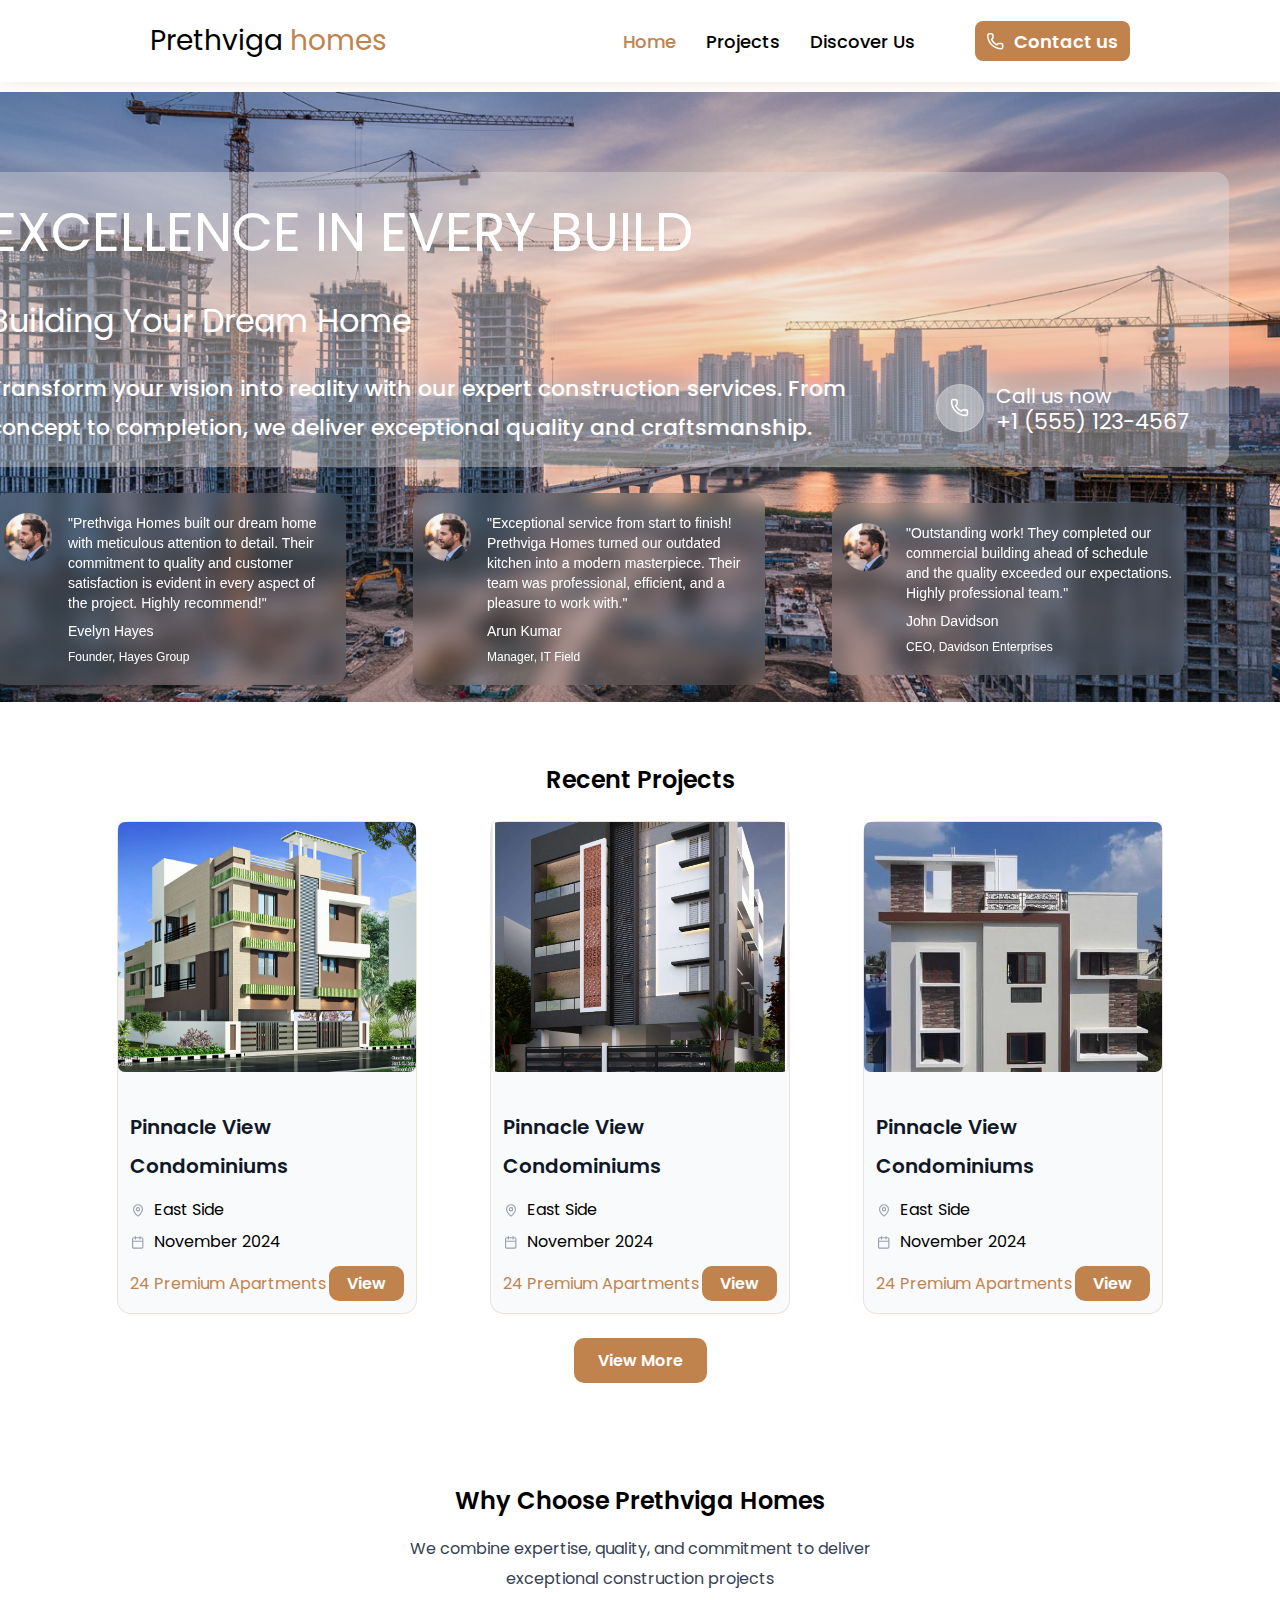
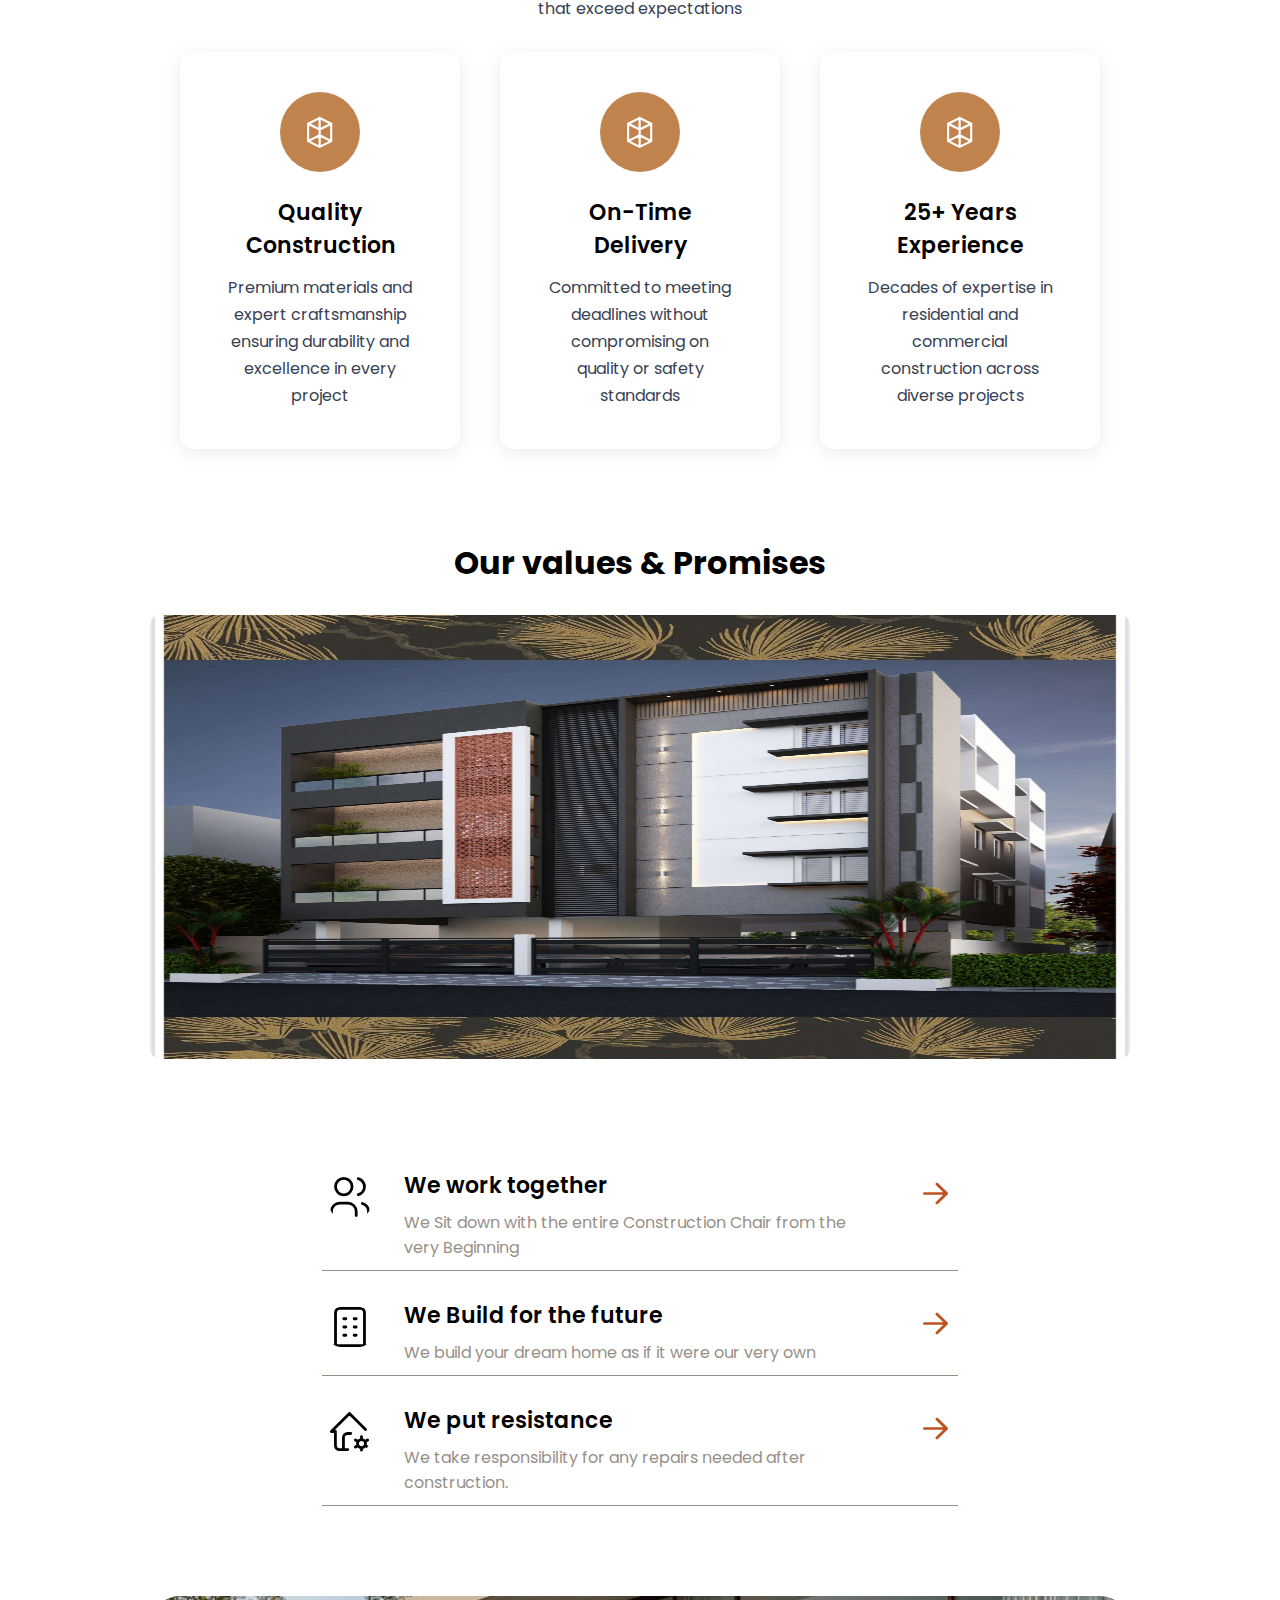
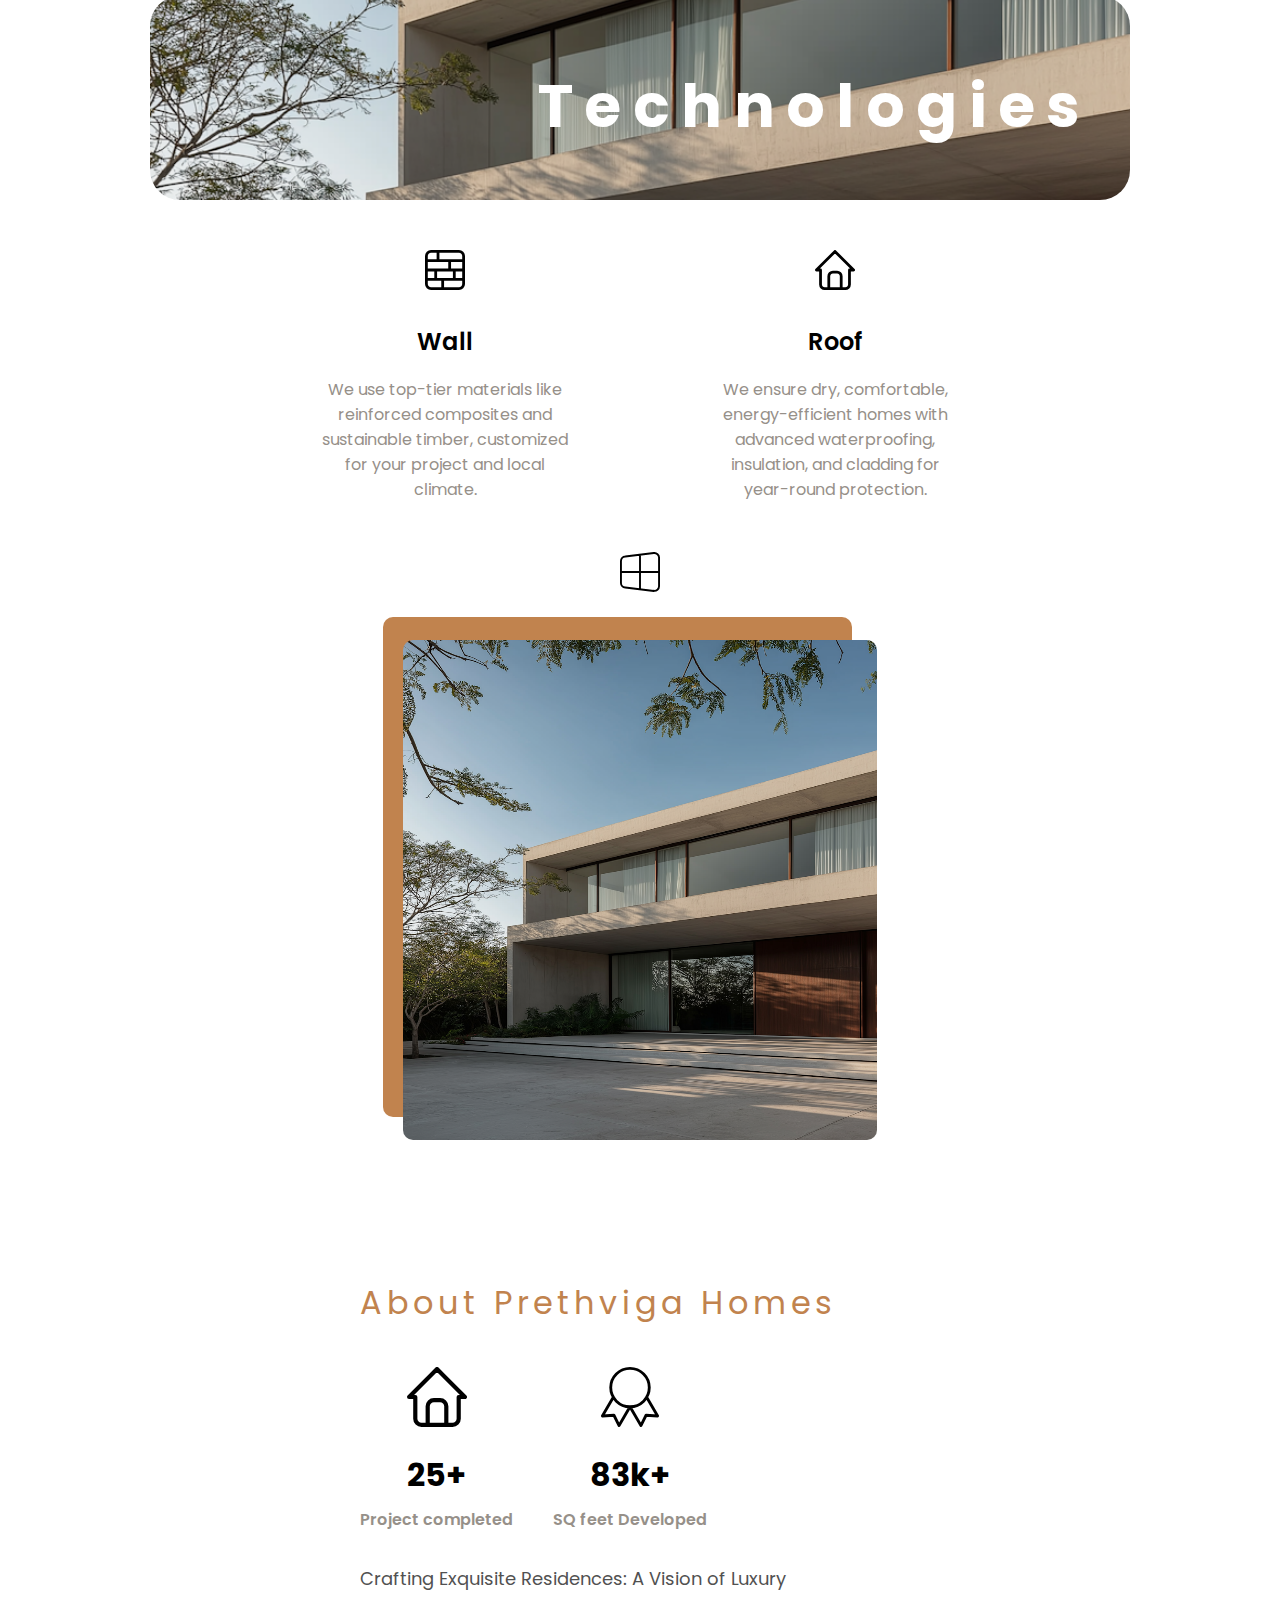
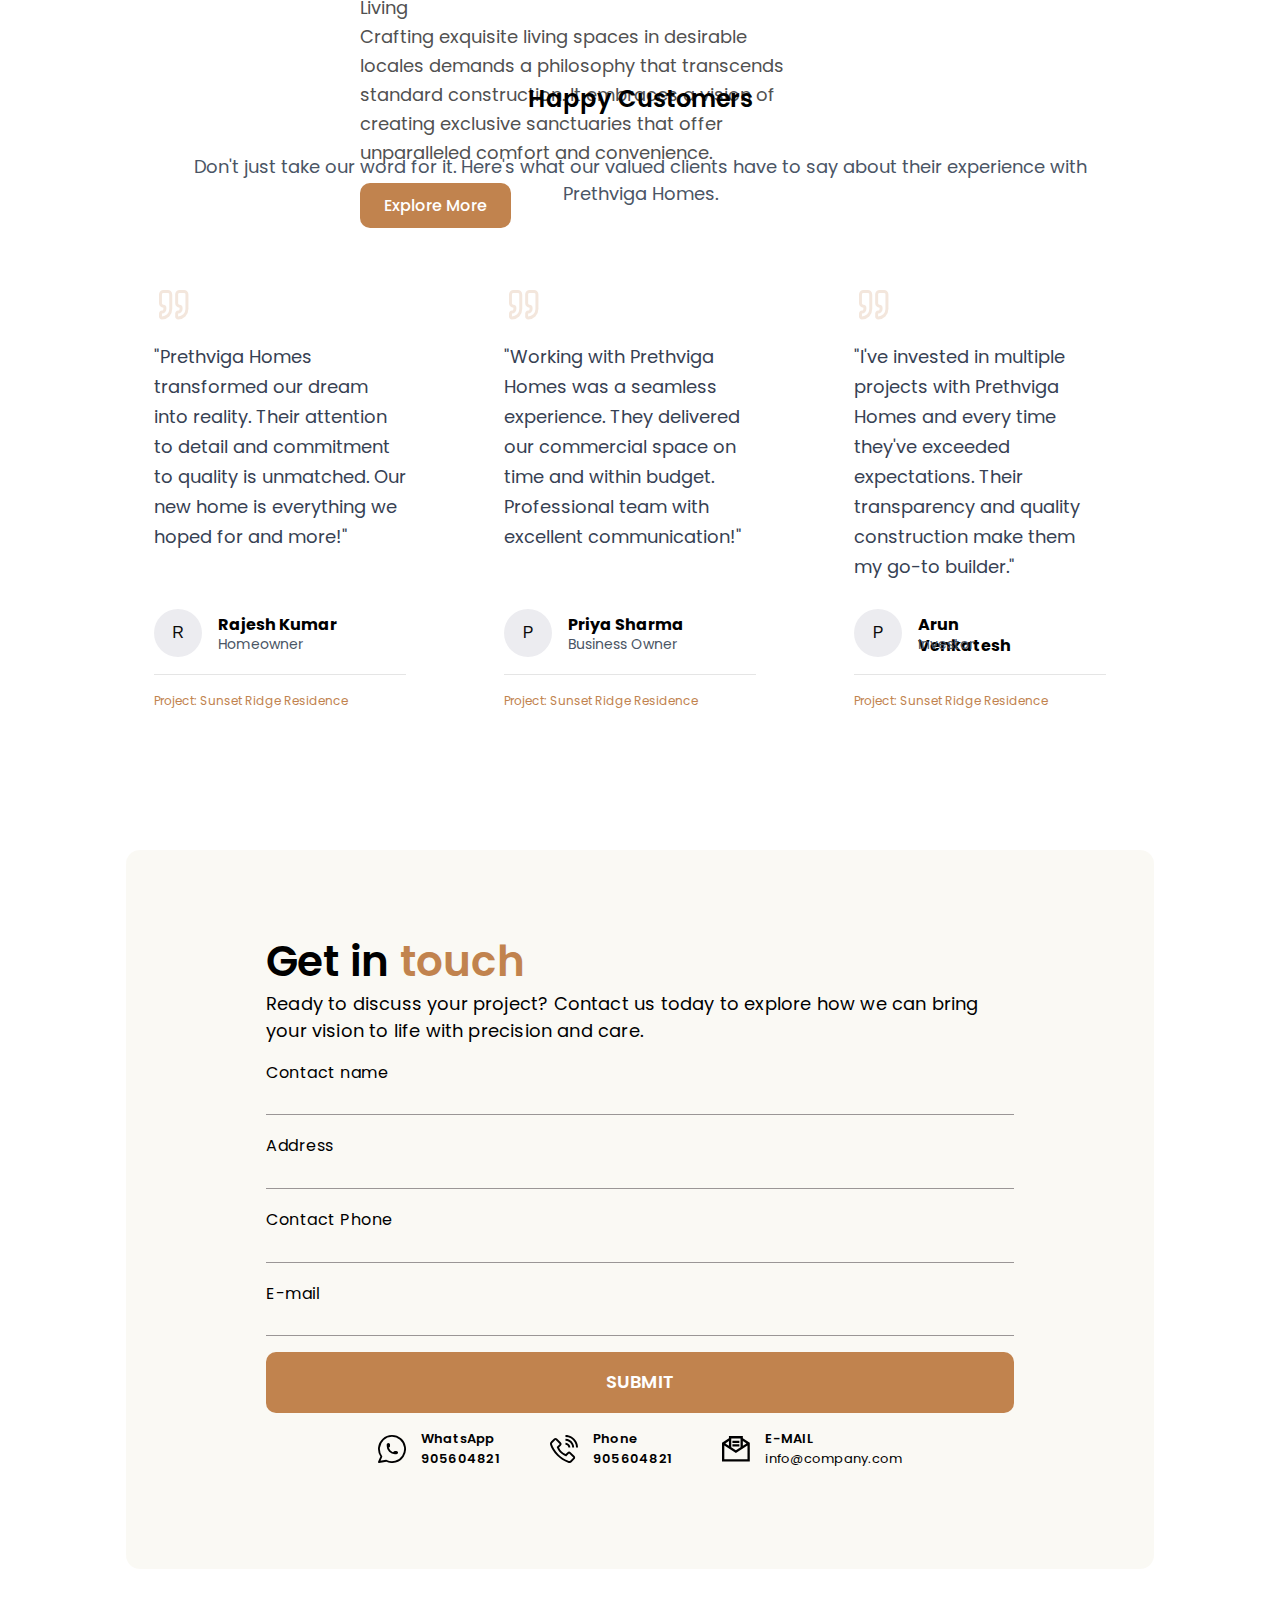
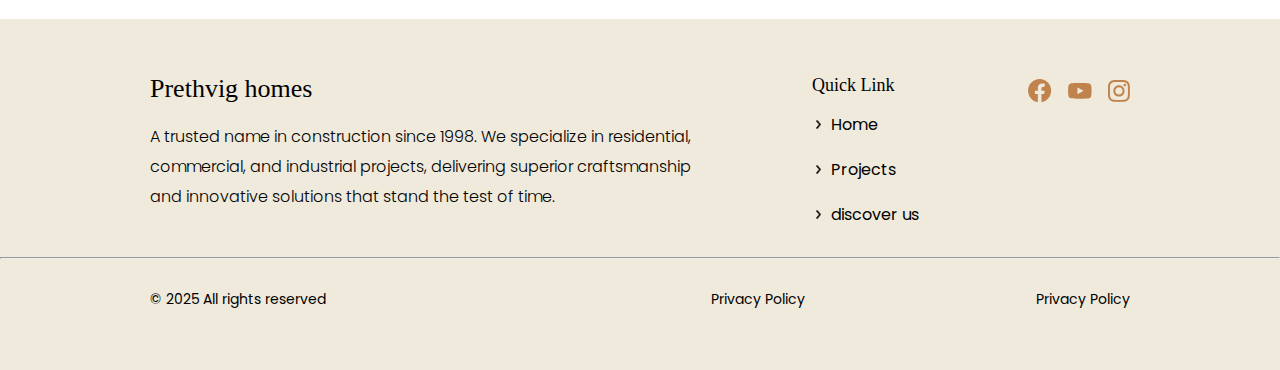
<file: src/page/home/index.html>
<!DOCTYPE html>
<html lang="en">
  <head>
  <meta charset="UTF-8" />
  <meta name="viewport" content="width=device-width, initial-scale=1.0" />
  
    <title>home</title>
    <link rel="stylesheet" href="home.css" />
  </head>

  <body>
    <div class="discover-us">
      <header class="navbar-container">
        <div class="navbar-logo">
          <p class="logo-text">
            <span class="text-first">Prethviga </span>
            <span class="text-home"> homes</span>
          </p>
        </div>

        <div class="action-area">
          <div class="pages">
            <ul class="pages-list">
              <li class="page-home"><a class="active" href="../home/index.html">Home</a></li>
              <li class="page-projects">
                <a href="../project/project.html">Projects</a>
              </li>
              <li class="page-discover">
                <a href="../discover/discover.html">Discover Us</a>
              </li>
            </ul>
          </div>

          <div class="button">
            <img src="../../assets/image/images/Vector.svg" alt="contact" />
            <p class="contact-us">Contact us</p>
          </div>
        </div>
      </header>

      <!--   section 1   -->

      <section class="header-container">
        <div class="animation-container">
          <div class="animation-list">
            <div class="container1">
              <img src="../../assets/image/images/homeani1.png" alt="image1" />
            </div>

            <div class="container1">
              <img src="../../assets/image/images/homeani2.png" alt="image1" />
            </div>

            <div class="container1">
              <img src="../../assets/image/images/homeani3.png" alt="image1" />
            </div>

            <div class="container1">
              <img src="../../assets/image/images/homeani4.png" alt="image1" />
            </div>
          </div>
        </div>

        <div class="hero-container">
          <div class="hero-content">
            <h1 class="hero-heading">EXCELLENCE IN EVERY BUILD</h1>
            <h1 class="hero-head">Building Your Dream Home</h1>

            <div class="hero-para">
              <p class="hero-texts">
                Transform your vision into reality with our expert construction
                services. From concept to completion, we deliver exceptional
                quality and craftsmanship.
              </p>

              <div class="hero-section">
                <div class="hero-contact">
                  <div class="hero-icon">
                    <div class="hero-image">
                      <img
                        src="../../assets/image/images/home-contact.svg"
                        alt="contact"
                      />
                    </div>
                  </div>

                  <div class="hero-title">
                    <div class="hero-call">
                      <h1 class="call-text">Call us now</h1>
                    </div>
                    <div class="hero-number">
                      <h1 class="number-text">+1 (555) 123-4567</h1>
                    </div>
                  </div>
                </div>
              </div>
            </div>
          </div>

          <div class="hero-review">
            <div class="hero-card">
              <div class="hero-app">
                <div class="app-image">
                  <img
                    src="../../assets/image/images/home-profile.png"
                    alt="profile"
                  />
                </div>

                <div class="app-content">
                  <p class="app-text1">
                    "Prethviga Homes built our dream home with meticulous
                    attention to detail. Their commitment to quality and
                    customer satisfaction is evident in every aspect of the
                    project. Highly recommend!"
                  </p>
                  <p class="app-text2">Evelyn Hayes</p>
                  <p class="app-text3">Founder, Hayes Group</p>
                </div>
              </div>
            </div>

            <div class="hero-card">
              <div class="hero-app">
                <div class="app-image">
                  <img
                    src="../../assets/image/images/home-profile.png"
                    alt="profile"
                  />
                </div>

                <div class="app-content">
                  <p class="app-text1">
                    "Exceptional service from start to finish! Prethviga Homes
                    turned our outdated kitchen into a modern masterpiece. Their
                    team was professional, efficient, and a pleasure to work
                    with."
                  </p>
                  <p class="app-text2">Arun Kumar</p>
                  <p class="app-text3">Manager, IT Field</p>
                </div>
              </div>
            </div>

            <div class="hero-card">
              <div class="hero-app">
                <div class="app-image">
                  <img
                    src="../../assets/image/images/home-profile.png"
                    alt="profile"
                  />
                </div>

                <div class="app-content">
                  <p class="app-text1">
                    "Outstanding work! They completed our commercial building
                    ahead of schedule and the quality exceeded our expectations.
                    Highly professional team."
                  </p>
                  <p class="app-text2">John Davidson</p>
                  <p class="app-text3">CEO, Davidson Enterprises</p>
                </div>
              </div>
            </div>
          </div>
        </div>
      </section>

      <!--   projects   -->

      <section class="project-container">
        <div class="project-sub">
          <h1 class="sub-title">Recent Projects</h1>
        </div>

        <div class="project-row">
          <div class="row-container">
            <div class="row-card">
              <img
                src="../../assets/image/images/projecthome1.jpg"
                alt="project1"
              />
            </div>

            <div class="row-card2">
              <div class="row-head">
                <h1 class="row-text">Pinnacle View Condominiums</h1>
              </div>

              <div class="row-head2">
                <div class="text-containers">
                  <div class="texts-icons">
                    <img
                      src="../../assets/image/images/plocation.svg"
                      alt="location"
                    />
                  </div>
                  <div class="icons-texts">
                    <p class="text-title">East Side</p>
                  </div>
                </div>

                <div class="text-containers2">
                  <div class="texts-icons2">
                    <img
                      src="../../assets/image/images/pdate.svg"
                      alt="location"
                    />
                  </div>
                  <div class="icons-texts2">
                    <p class="text-title2">November 2024</p>
                  </div>
                </div>
              </div>

              <div class="row-head3">
                <div class="text-title3">
                  <h1 class="row-text3">24 Premium Apartments</h1>
                </div>
                <div class="row-buttons">
                  <button class="view-btn">View</button>
                </div>
              </div>
            </div>
          </div>

          <div class="row-container">
            <div class="row-card">
              <img
                src="../../assets/image/images/projecthome2.jpg"
                alt="project1"
              />
            </div>

            <div class="row-card2">
              <div class="row-head">
                <h1 class="row-text">Pinnacle View Condominiums</h1>
              </div>

              <div class="row-head2">
                <div class="text-containers">
                  <div class="texts-icons">
                    <img
                      src="../../assets/image/images/plocation.svg"
                      alt="location"
                    />
                  </div>
                  <div class="icons-texts">
                    <p class="text-title">East Side</p>
                  </div>
                </div>

                <div class="text-containers2">
                  <div class="texts-icons2">
                    <img
                      src="../../assets/image/images/pdate.svg"
                      alt="location"
                    />
                  </div>
                  <div class="icons-texts2">
                    <p class="text-title2">November 2024</p>
                  </div>
                </div>
              </div>

              <div class="row-head3">
                <div class="text-title3">
                  <h1 class="row-text3">24 Premium Apartments</h1>
                </div>
                <div class="row-buttons">
                  <button class="view-btn">View</button>
                </div>
              </div>
            </div>
          </div>

          <div class="row-container">
            <div class="row-card">
              <img
                src="../../assets/image/images/projecthome3.jpg"
                alt="project1"
              />
            </div>

            <div class="row-card2">
              <div class="row-head">
                <h1 class="row-text">Pinnacle View Condominiums</h1>
              </div>

              <div class="row-head2">
                <div class="text-containers">
                  <div class="texts-icons">
                    <img
                      src="../../assets/image/images/plocation.svg"
                      alt="location"
                    />
                  </div>
                  <div class="icons-texts">
                    <p class="text-title">East Side</p>
                  </div>
                </div>

                <div class="text-containers2">
                  <div class="texts-icons2">
                    <img
                      src="../../assets/image/images/pdate.svg"
                      alt="location"
                    />
                  </div>
                  <div class="icons-texts2">
                    <p class="text-title2">November 2024</p>
                  </div>
                </div>
              </div>

              <div class="row-head3">
                <div class="text-title3">
                  <h1 class="row-text3">24 Premium Apartments</h1>
                </div>
                <div class="row-buttons">
                  <button class="view-btn">View</button>
                </div>
              </div>
            </div>
          </div>
        </div>

        <div class="project-button">
          <button
            class="click-button"
            onclick="window.location.href=`../../page/project/project.html`"
          >
            View more
          </button>
        </div>
      </section>

      <!--   chosing home   -->

      <section class="choose-container">
        <div class="title-container">
          <h1 class="title-heading">Why Choose Prethviga Homes</h1>
          <p class="title-content">
            We combine expertise, quality, and commitment to deliver exceptional
            construction projects <br />
            that exceed expectations
          </p>
        </div>

        <div class="choose-row">
          <div class="choose-card1">
            <div class="choose-icon">
              <div class="choose-image">
                <img src="../../assets/image/images/choose1.svg" alt="icon1" />
              </div>
            </div>

            <div class="choose-description">
              <h1 class="choose-heading">Quality Construction</h1>
              <p class="choose-para">
                Premium materials and expert craftsmanship ensuring durability
                and excellence in every project
              </p>
            </div>
          </div>

          <div class="choose-card1">
            <div class="choose-icon">
              <div class="choose-image">
                <img src="../../assets/image/images/choose1.svg" alt="icon1" />
              </div>
            </div>

            <div class="choose-description">
              <h1 class="choose-heading">On-Time Delivery</h1>
              <p class="choose-para">
                Committed to meeting deadlines without compromising on quality
                or safety standards
              </p>
            </div>
          </div>

          <div class="choose-card1">
            <div class="choose-icon">
              <div class="choose-image">
                <img src="../../assets/image/images/choose1.svg" alt="icon1" />
              </div>
            </div>

            <div class="choose-description">
              <h1 class="choose-heading">25+ Years Experience</h1>
              <p class="choose-para">
                Decades of expertise in residential and commercial construction
                across diverse projects
              </p>
            </div>
          </div>
        </div>
      </section>

      <!--   work   -->

      <section class="work-container">
        <div class="work-sub">
          <h1 class="work-heading">Our values & Promises</h1>
        </div>

        <div class="work-value">
          <img
            src="../../assets/image/images/projecthome2.jpg"
            alt="building"
          />

          <div class="work-right">
            <div class="work-card">
              <div class="work-icon">
                <img
                  src="../../assets/image/images/workicon1.svg"
                  alt="people"
                />
              </div>
              <div class="workicon-text">
                <div class="work-title">
                  <h1 class="work-head">We work together</h1>
                  <p class="work-para">
                    We Sit down with the entire Construction Chair from the very
                    Beginning
                  </p>
                </div>
                <div class="workright-icon">
                  <img
                    src="../../assets/image/images/rightarrows.svg"
                    alt="right-arrow"
                  />
                </div>
              </div>
            </div>

            <div class="work-card">
              <div class="work-icon">
                <img
                  src="../../assets/image/images/workicon2.svg"
                  alt="people"
                />
              </div>
              <div class="workicon-text">
                <div class="work-title">
                  <h1 class="work-head">We Build for the future</h1>
                  <p class="work-para">
                    We build your dream home as if it were our very own
                  </p>
                </div>
                <div class="workright-icon">
                  <img
                    src="../../assets/image/images/rightarrows.svg"
                    alt="right-arrow"
                  />
                </div>
              </div>
            </div>

            <div class="work-card">
              <div class="work-icon">
                <img
                  src="../../assets/image/images/workicon3.svg"
                  alt="people"
                />
              </div>
              <div class="workicon-text">
                <div class="work-title">
                  <h1 class="work-head">We put resistance</h1>
                  <p class="work-para">
                    We take responsibility for any repairs needed after
                    construction.
                  </p>
                </div>
                <div class="workright-icon">
                  <img
                    src="../../assets/image/images/rightarrows.svg"
                    alt="right-arrow"
                  />
                </div>
              </div>
            </div>
          </div>
        </div>
      </section>

      <!--  technology   -->

      <section class="technology-container">
        <div class="technology-contain">
          <img
            src="../../assets/image/images/technology-back.png"
            alt="building"
          />
          <div class="technology-description">
            <div class="technology-card">
              <div class="tech-icon">
                <img src="../../assets/image/images/wall.svg" alt="wall" />
              </div>
              <div class="tech-content">
                <h1 class="tech-head">Wall</h1>
                <p class="tech-paras">
                  We use top-tier materials like reinforced composites and
                  sustainable timber, customized for your project and local
                  climate.
                </p>
              </div>
            </div>

            <div class="technology-card">
              <div class="tech-icon">
                <img src="../../assets/image/images/roof.svg" alt="wall" />
              </div>
              <div class="tech-content">
                <h1 class="tech-head">Roof</h1>
                <p class="tech-paras">
                  We ensure dry, comfortable, energy-efficient homes with
                  advanced waterproofing, insulation, and cladding for
                  year-round protection.
                </p>
              </div>
            </div>

            <div class="technology-card">
              <div class="tech-icon">
                <img src="../../assets/image/images/window.svg" alt="wall" />
              </div>
              <div class="tech-content">
                <h1 class="tech-head">Window</h1>
                <p class="tech-paras">
                  Our windows offer stunning views, energy efficiency, and
                  security, seamlessly integrating indoor and outdoor living
                  spaces.
                </p>
              </div>
            </div>
          </div>

          <h1 class="technology-heading">Technologies</h1>
        </div>
      </section>

      <!--   about us   -->

      <section class="about-container">
        <div class="about-contain">
          <div class="about-left">
            <p class="left-color"></p>
            <img
              src="../../assets/image/images/technology-back.png"
              alt="building"
            />
          </div>

          <div class="about-right">
            <h1 class="right-heads">About Prethviga Homes</h1>

            <div class="about-highlight">
              <div class="highlight-icon">
                <div class="highlight-image">
                  <img src="../../assets/image/images/roof.svg" alt="house" />
                </div>

                <div class="highlighticon-text">
                  <h1 class="highlighticon-head">25+</h1>
                  <p class="highlighticon-para">Project completed</p>
                </div>
              </div>

              <div class="highlight-icon">
                <div class="highlight-image">
                  <img src="../../assets/image/images/medal.svg" alt="medal" />
                </div>

                <div class="highlighticon-text">
                  <h1 class="highlighticon-head">83k+</h1>
                  <p class="highlighticon-para">SQ feet Developed</p>
                </div>
              </div>
            </div>

            <div class="highlight-passage">
              <p class="passage-text">
                Crafting Exquisite Residences: A Vision of Luxury Living<br />
                Crafting exquisite living spaces in desirable locales demands a
                philosophy that transcends standard construction. It embraces a
                vision of creating exclusive sanctuaries that offer unparalleled
                comfort and convenience.
              </p>

              <div class="passage-button">
                <button class="explore-button">Explore more</button>
              </div>
            </div>
          </div>
        </div>
      </section>

      <section class="testimonial-section">
        <div class="testimonial-container">
          <div class="testimonial-head">
            <h1 class="testimonial-heading">Happy Customers</h1>
          </div>
          <div class="textimonial-title">
            <p class="textimonial-text">
              Don't just take our word for it. Here's what our valued clients
              have to say about their experience with Prethviga Homes.
            </p>
          </div>
        </div>

        <div class="animations-containers">
          <div class="review-component">
            <div class="cards-content">
              <div class="cards-icon">
                <img
                  src="../../assets/image/images/review.svg"
                  alt="cards-icon"
                />
              </div>
              <div class="cards-description">
                <p class="cards-descrip">
                  "Prethviga Homes transformed our dream into reality. Their
                  attention to detail and commitment to quality is unmatched.
                  Our new home is everything we hoped for and more!"
                </p>
              </div>
              <div class="cards-section">
                <div class="cards-profile">
                  <div class="cards-title">
                    <h1 class="cards-head">R</h1>
                  </div>
                </div>
                <div class="cards-detail">
                  <div class="cards-name">
                    <h1 class="cards-texts">Rajesh Kumar</h1>
                  </div>
                  <div class="cards-owner">
                    <p class="owners-name">Homeowner</p>
                  </div>
                </div>
              </div>
              <div class="byed-project">
                <div class="byed-content">
                  <p class="byed-para">Project: Sunset Ridge Residence</p>
                </div>
              </div>
            </div>

            <div class="cards-content">
              <div class="cards-icon">
                <img
                  src="../../assets/image/images/review.svg"
                  alt="cards-icon"
                />
              </div>
              <div class="cards-description">
                <p class="cards-descrip">
                  "Working with Prethviga Homes was a seamless experience. They
                  delivered our commercial space on time and within budget.
                  Professional team with excellent communication!"
                </p>
              </div>
              <div class="cards-section">
                <div class="cards-profile">
                  <div class="cards-title">
                    <h1 class="cards-head">P</h1>
                  </div>
                </div>
                <div class="cards-detail">
                  <div class="cards-name">
                    <h1 class="cards-texts">Priya Sharma</h1>
                  </div>
                  <div class="cards-owner">
                    <p class="owners-name">Business Owner</p>
                  </div>
                </div>
              </div>
              <div class="byed-project">
                <div class="byed-content">
                  <p class="byed-para">Project: Sunset Ridge Residence</p>
                </div>
              </div>
            </div>

            <div class="cards-content">
              <div class="cards-icon">
                <img
                  src="../../assets/image/images/review.svg"
                  alt="cards-icon"
                />
              </div>
              <div class="cards-description">
                <p class="cards-descrip">
                  "I've invested in multiple projects with Prethviga Homes and
                  every time they've exceeded expectations. Their transparency
                  and quality construction make them my go-to builder."
                </p>
              </div>
              <div class="cards-section">
                <div class="cards-profile">
                  <div class="cards-title">
                    <h1 class="cards-head">P</h1>
                  </div>
                </div>
                <div class="cards-detail">
                  <div class="cards-name">
                    <p class="cards-texts">Arun Venkatesh</p>
                  </div>
                  <div class="cards-owner">
                    <p class="owners-name">Investor</p>
                  </div>
                </div>
              </div>
              <div class="byed-project">
                <div class="byed-content">
                  <p class="byed-para">Project: Sunset Ridge Residence</p>
                </div>
              </div>
            </div>

            <div class="cards-content">
              <div class="cards-icon">
                <img
                  src="../../assets/image/images/review.svg"
                  alt="cards-icon"
                />
              </div>
              <div class="cards-description">
                <p class="cards-descrip">
                  "I've invested in multiple projects with Prethviga Homes and
                  every time they've exceeded expectations. Their transparency
                  and quality construction make them my go-to builder."
                </p>
              </div>
              <div class="cards-section">
                <div class="cards-profile">
                  <div class="cards-title">
                    <h1 class="cards-head">P</h1>
                  </div>
                </div>
                <div class="cards-detail">
                  <div class="cards-name">
                    <p class="cards-texts">Arun Venkatesh</p>
                  </div>
                  <div class="cards-owner">
                    <p class="owners-name">Investor</p>
                  </div>
                </div>
              </div>
              <div class="byed-project">
                <div class="byed-content">
                  <p class="byed-para">Project: Green Valley Apartments</p>
                </div>
              </div>
            </div>

            <div class="cards-content">
              <div class="cards-icon">
                <img
                  src="../../assets/image/images/review.svg"
                  alt="cards-icon"
                />
              </div>
              <div class="cards-description">
                <p class="cards-descrip">
                  "I've invested in multiple projects with Prethviga Homes and
                  every time they've exceeded expectations. Their transparency
                  and quality construction make them my go-to builder."
                </p>
              </div>
              <div class="cards-section">
                <div class="cards-profile">
                  <div class="cards-title">
                    <h1 class="cards-head">P</h1>
                  </div>
                </div>
                <div class="cards-detail">
                  <div class="cards-name">
                    <p class="cards-texts">Arun Venkatesh</p>
                  </div>
                  <div class="cards-owner">
                    <p class="owners-name">Investor</p>
                  </div>
                </div>
              </div>
              <div class="byed-project">
                <div class="byed-content">
                  <p class="byed-para">Project: Green Valley Apartments</p>
                </div>
              </div>
            </div>

            <div class="cards-content">
              <div class="cards-icon">
                <img
                  src="../../assets/image/images/review.svg"
                  alt="cards-icon"
                />
              </div>
              <div class="cards-description">
                <p class="cards-descrip">
                  "I've invested in multiple projects with Prethviga Homes and
                  every time they've exceeded expectations. Their transparency
                  and quality construction make them my go-to builder."
                </p>
              </div>
              <div class="cards-section">
                <div class="cards-profile">
                  <div class="cards-title">
                    <h1 class="cards-head">P</h1>
                  </div>
                </div>
                <div class="cards-detail">
                  <div class="cards-name">
                    <p class="cards-texts">Arun Venkatesh</p>
                  </div>
                  <div class="cards-owner">
                    <p class="owners-name">Investor</p>
                  </div>
                </div>
              </div>
              <div class="byed-project">
                <div class="byed-content">
                  <p class="byed-para">Project: Green Valley Apartments</p>
                </div>
              </div>
            </div>

            <div class="cards-content">
              <div class="cards-icon">
                <img
                  src="../../assets/image/images/review.svg"
                  alt="cards-icon"
                />
              </div>
              <div class="cards-description">
                <p class="cards-descrip">
                  "I've invested in multiple projects with Prethviga Homes and
                  every time they've exceeded expectations. Their transparency
                  and quality construction make them my go-to builder."
                </p>
              </div>
              <div class="cards-section">
                <div class="cards-profile">
                  <div class="cards-title">
                    <h1 class="cards-head">P</h1>
                  </div>
                </div>
                <div class="cards-detail">
                  <div class="cards-name">
                    <p class="cards-texts">Arun Venkatesh</p>
                  </div>
                  <div class="cards-owner">
                    <p class="owners-name">Investor</p>
                  </div>
                </div>
              </div>
              <div class="byed-project">
                <div class="byed-content">
                  <p class="byed-para">Project: Green Valley Apartments</p>
                </div>
              </div>
            </div>

            <div class="cards-content">
              <div class="cards-icon">
                <img
                  src="../../assets/image/images/review.svg"
                  alt="cards-icon"
                />
              </div>
              <div class="cards-description">
                <p class="cards-descrip">
                  "I've invested in multiple projects with Prethviga Homes and
                  every time they've exceeded expectations. Their transparency
                  and quality construction make them my go-to builder."
                </p>
              </div>
              <div class="cards-section">
                <div class="cards-profile">
                  <div class="cards-title">
                    <h1 class="cards-head">P</h1>
                  </div>
                </div>
                <div class="cards-detail">
                  <div class="cards-name">
                    <p class="cards-texts">Arun Venkatesh</p>
                  </div>
                  <div class="cards-owner">
                    <p class="owners-name">Investor</p>
                  </div>
                </div>
              </div>
              <div class="byed-project">
                <div class="byed-content">
                  <p class="byed-para">Project: Green Valley Apartments</p>
                </div>
              </div>
            </div>

            <div class="cards-content">
              <div class="cards-icon">
                <img
                  src="../../assets/image/images/review.svg"
                  alt="cards-icon"
                />
              </div>
              <div class="cards-description">
                <p class="cards-descrip">
                  "I've invested in multiple projects with Prethviga Homes and
                  every time they've exceeded expectations. Their transparency
                  and quality construction make them my go-to builder."
                </p>
              </div>
              <div class="cards-section">
                <div class="cards-profile">
                  <div class="cards-title">
                    <h1 class="cards-head">P</h1>
                  </div>
                </div>
                <div class="cards-detail">
                  <div class="cards-name">
                    <p class="cards-texts">Arun Venkatesh</p>
                  </div>
                  <div class="cards-owner">
                    <p class="owners-name">Investor</p>
                  </div>
                </div>
              </div>
              <div class="byed-project">
                <div class="byed-content">
                  <p class="byed-para">Project: Green Valley Apartments</p>
                </div>
              </div>
            </div>
          </div>
        </div>
      </section>

      <!--  contact   -->

      <section class="contactus-container">
        <div class="contact-container">
          <div class="contact-frame">
            <p class="contacts-touch">
              <span class="getin">Get in</span>
              touch
            </p>

            <div class="contacts-description">
              <h1 class="descriptions-text">
                Ready to discuss your project? Contact us today to explore how
                we can bring your vision to life with precision and care.
              </h1>
            </div>

            <div class="textfield">
              <div class="text1">
                <h1 class="textfield-name">Contact name</h1>
              </div>

              <div class="text2">
                <h1 class="textfield-name">Address</h1>
              </div>

              <div class="text2">
                <h1 class="textfield-name">Contact Phone</h1>
              </div>

              <div class="text1"><h1 class="textfield-name">E-mail</h1></div>
            </div>

            <!-- <div class="textfield">
              <div class="text1">
                <label class="textfield-name" for="contactName"
                  >Contact Name</label
                >
                <input
                  type="text"
                  id="contactName"
                />
              </div>

              <div class="text2">
                <label class="textfield-name" for="address">Address</label>
                <input
                  type="text"
                  id="address"
                />
              </div>

              <div class="text2">
                <label class="textfield-name" for="phone">Contact Phone</label>
                <input
                  type="tel"
                  id="phone"
                />
              </div>

              <div class="text1">
                <label class="textfield-name" for="email">E-mail</label>
                <input type="email" id="email"  />
              </div>
            </div>-->

            <div class="contacts-button">
              <p class="button-text">Submit</p>
            </div>

            <div class="contact-icons">
              <div class="texted-icons">
                <img
                  src="../../assets/image/images/whatsapp.svg"
                  alt="whatsapp"
                />
                <h1 class="icon-content">
                  WhatsApp<br />
                  905604821
                </h1>
              </div>

              <div class="texted-icons">
                <img
                  src="../../assets/image/images/phone.svg"
                  alt="contact number"
                />
                <h1 class="icon-content">
                  Phone<br />
                  905604821
                </h1>
              </div>

              <div class="texted-icons">
                <img
                  src="../../assets/image/images/contactmail.svg"
                  alt="email"
                />
                <h1 class="icon-content">
                  E-MAIL<br />
                  <span class="contact-mail"> info@company.com </span>
                </h1>
              </div>
            </div>
          </div>
        </div>
      </section>

      <!--   footer   -->

      <footer class="footer-container">
        <div class="footer-header">
          <div class="footer-logo">
            <div class="footer-frame">
              <div class="footer-head">
                <h1 class="footer-title">Prethvig homes</h1>
              </div>
              <p class="footer-text">
                A trusted name in construction since 1998. We specialize in
                residential, commercial, and industrial projects, delivering
                superior craftsmanship and innovative solutions that stand the
                test of time.
              </p>
            </div>
          </div>

          <div class="footer-link">
            <h1 class="footer-lhead">Quick link</h1>
             <div class="footer-page">
              <div class="footer-image">
                <img
                  src="../../assets/image/images/greater-than.png"
                  alt="less -sign"
                />
              </div>
              <p class="image-text">Home</p>
            </div>

            <div class="footer-page">
              <div class="footer-image">
                <img
                  src="../../assets/image/images/greater-than.png"
                  alt="less -sign"
                />
              </div>
              <p class="image-text">Projects</p>
            </div>

            <div class="footer-page">
              <div class="footer-image">
                <img
                  src="../../assets/image/images/greater-than.png"
                  alt="less -sign"
                />
              </div>
              <p class="image-text">discover us</p>
            </div>
          </div>

          <div class="footer-icon">
            <img src="../../assets/image/images/facebook.svg" alt="facebook" />
            <img src="../../assets/image/images/youtube.svg" alt="youtube" />
            <img
              src="../../assets/image/images/instagram.svg"
              alt="instagram"
            />
          </div>
        </div>

        <hr class="hline" />

        <div class="lower-content">
          <h1 class="lower-left">© 2025 All rights reserved</h1>
          <div class="lower-right">
            <p class="lower-policy">Privacy Policy</p>
            <p class="lower-policy">Privacy Policy</p>
          </div>
        </div>
      </footer>
    </div>
    <script src="../javascript/navigation.js"></script>
  </body>
</html>
</file>
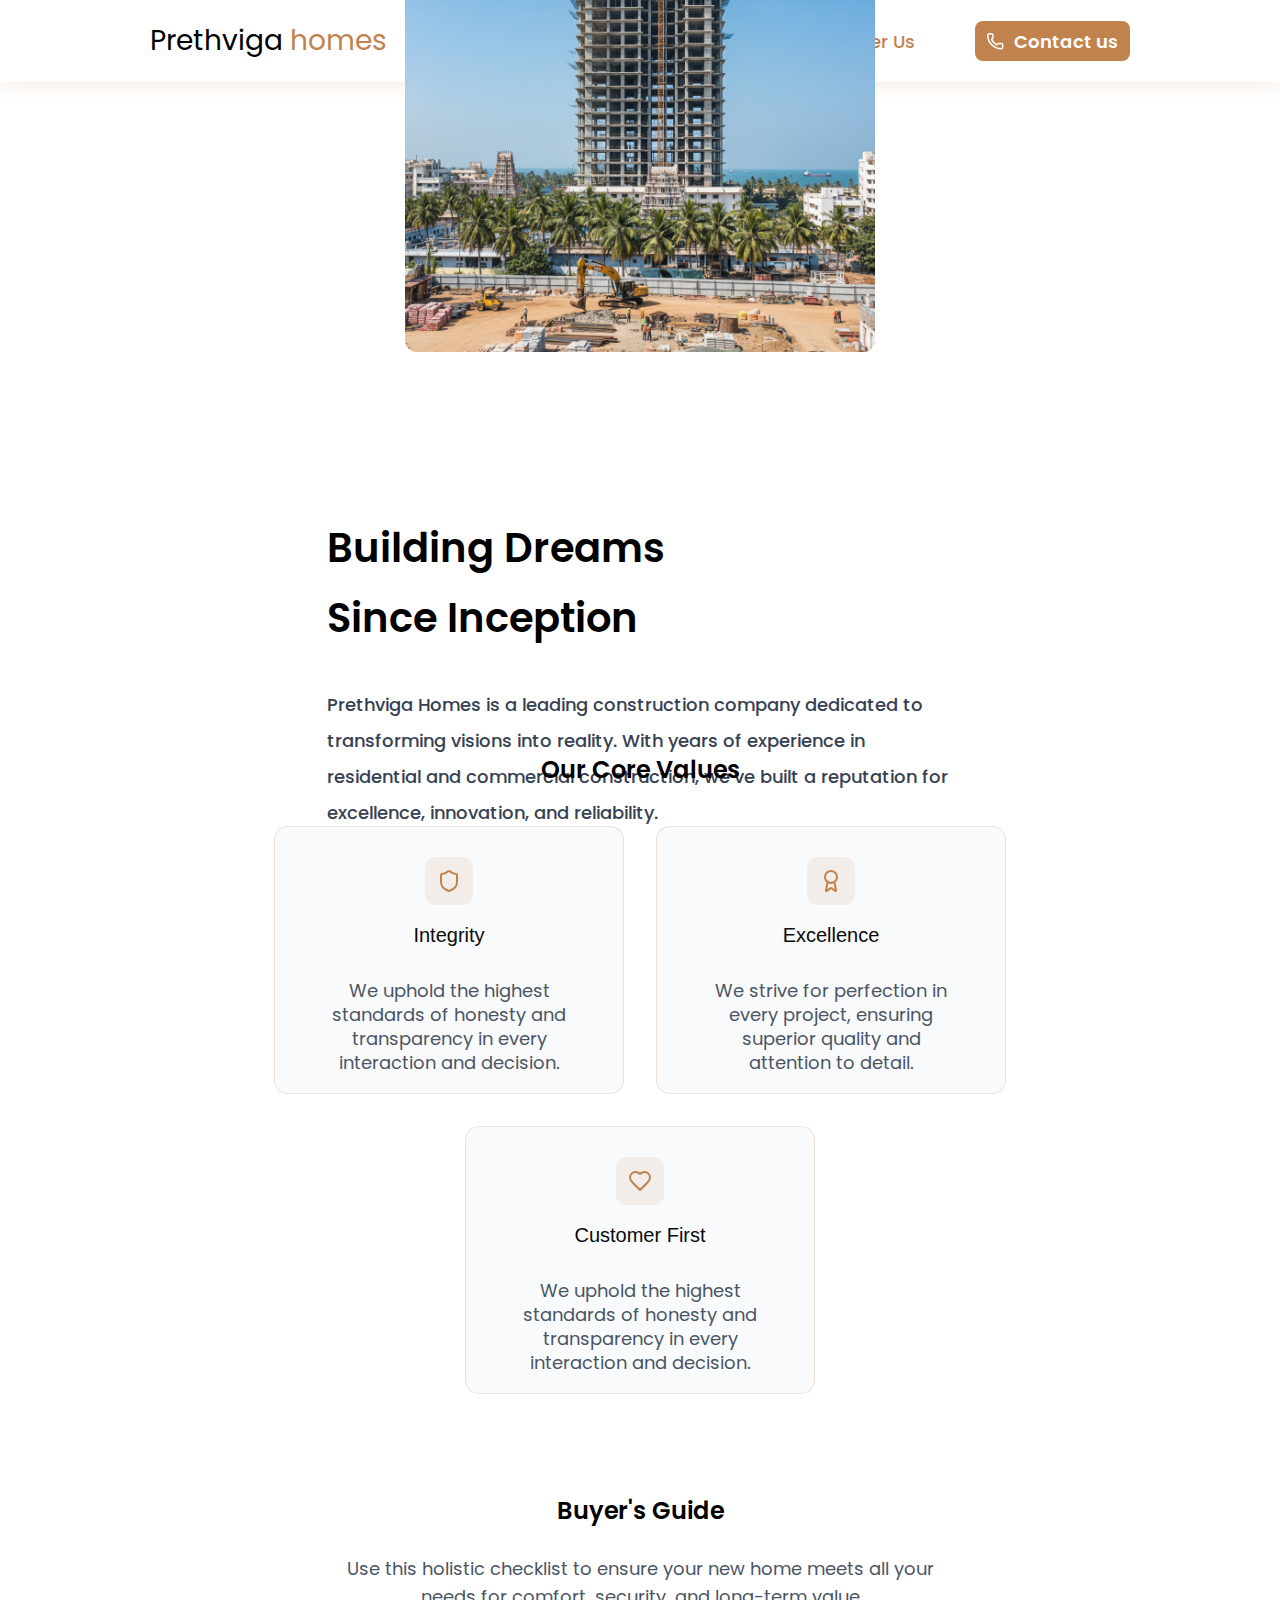
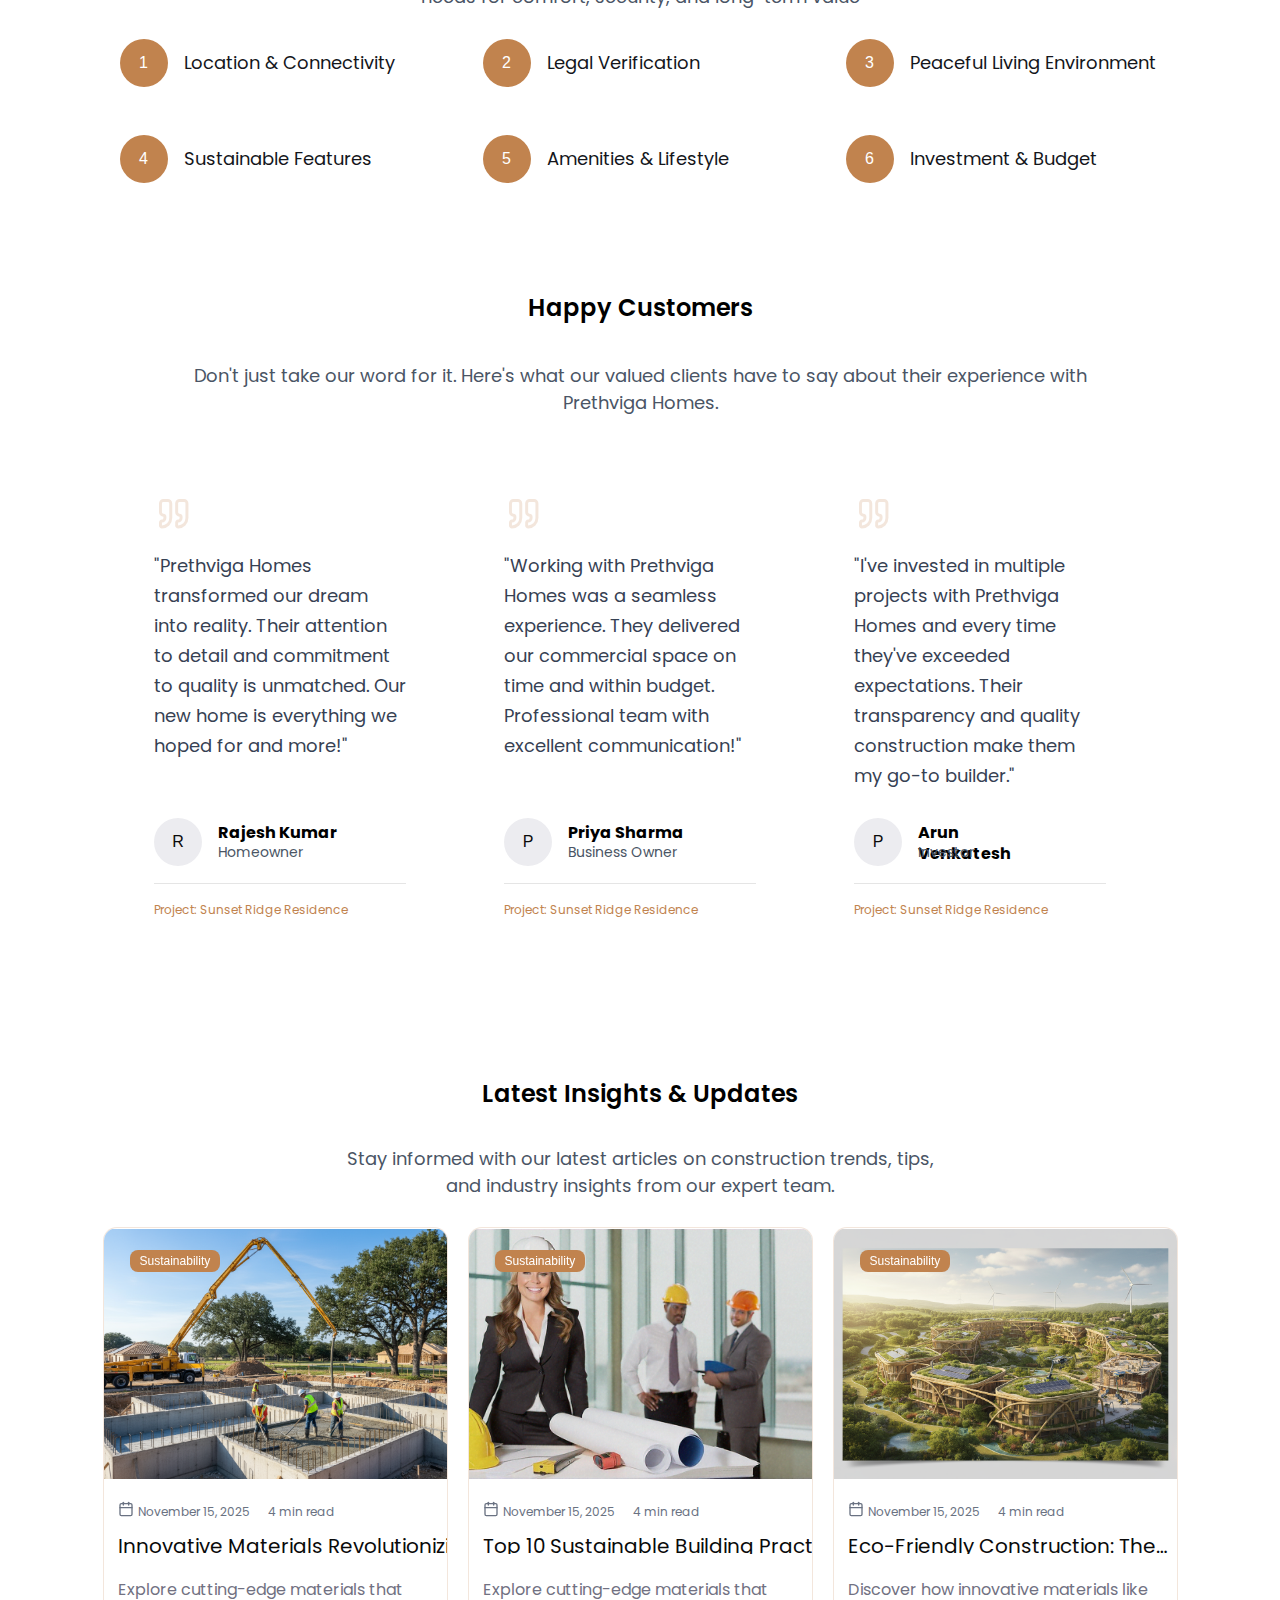
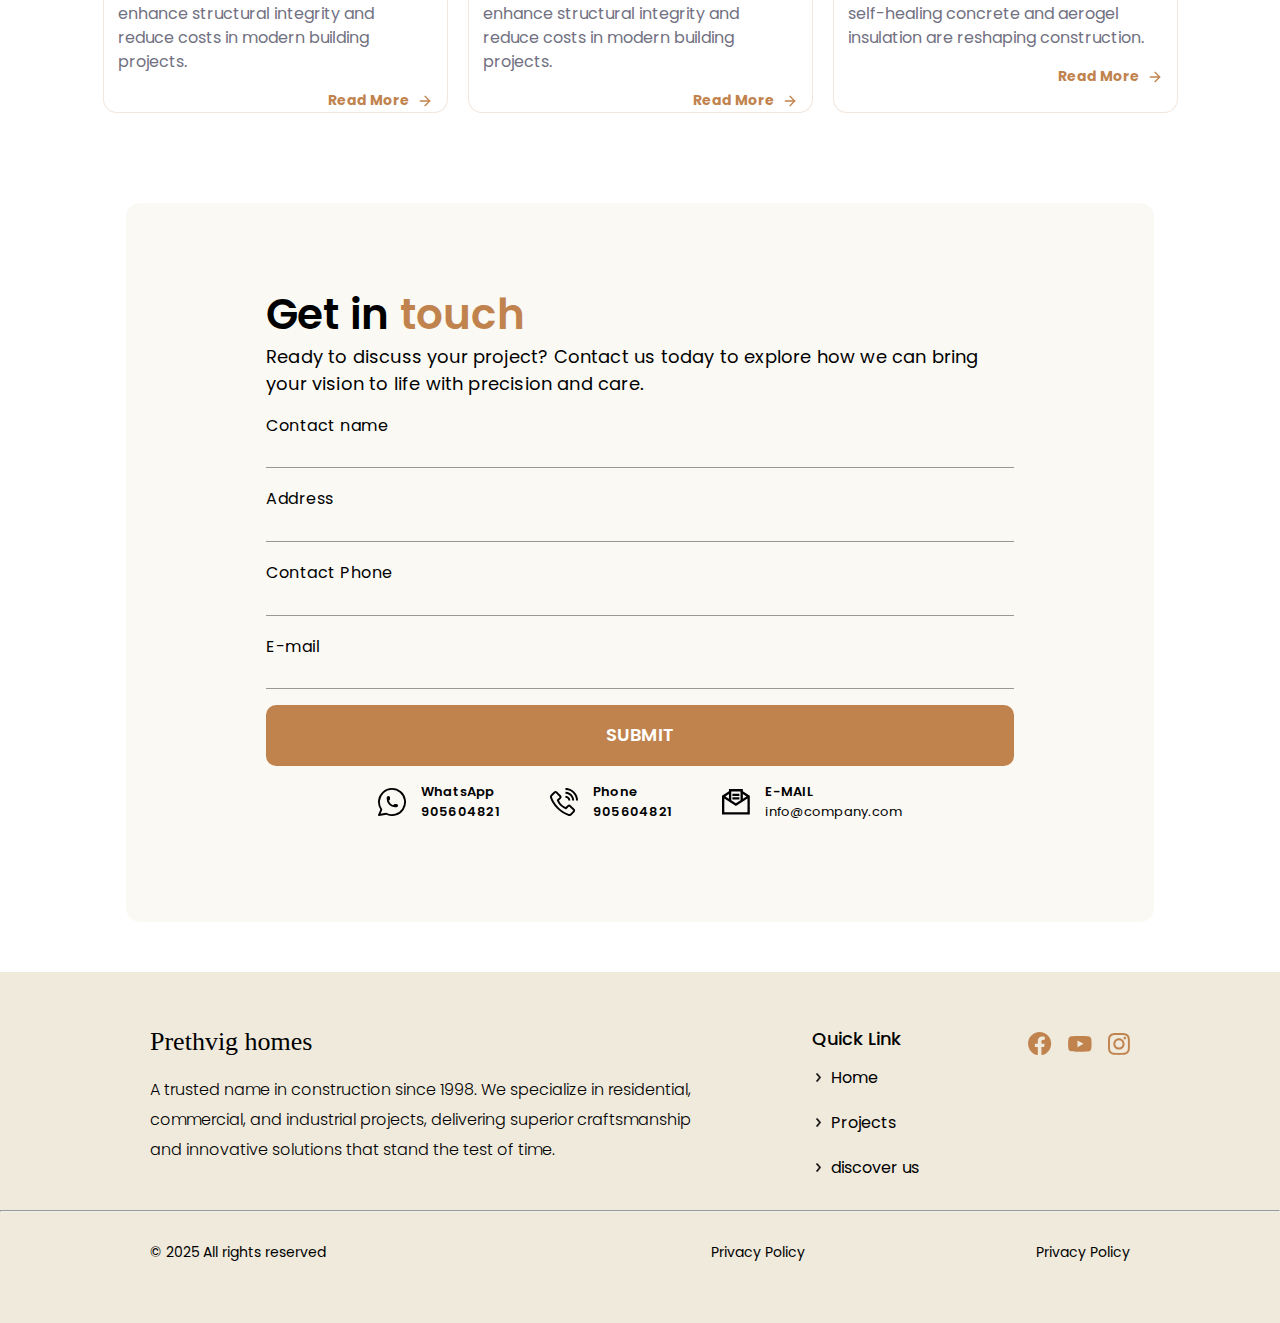
<file: src/page/discover/discover.html>
<!DOCTYPE html>
<html lang="en">
  <head>
  <meta charset="UTF-8" />
  <meta name="viewport" content="width=device-width, initial-scale=1.0" />

    <title>discover-us</title>
    <link rel="stylesheet" href="discover.css" />
  </head>

  <body>
    <div class="discover-us">
      <header class="navbar-container">
        <div class="navbar-logo">
          <p class="logo-text">
            <span class="text-first">Prethviga </span>
            <span class="text-home"> homes</span>
          </p>
        </div>

        <div class="action-area">
          <div class="pages">
            <ul class="pages-list">
              <li class="page-home"><a href="../home/index.html">Home</a></li>
              <li class="page-projects">
                <a href="../project/project.html">Projects</a>
              </li>
              <li class="page-discover">
                <a class="active" href="../discover/discover.html">Discover Us</a>
              </li>
            </ul>
          </div>

          <div class="button">
            <img src="../../assets/image/images/Vector.svg" alt="contact" />
            <p class="contact-us">Contact us</p>
          </div>
        </div>
      </header>

      <!--   about  -->

      <section class="aboutussection">
        <div class="discover">
          <div class="about-image">
            <img
              src="../../assets/image/images/discover.png"
              alt="about image"
            />
          </div>
          <div class="about">
            <div class="title">
              <h1 class="title-text">Building Dreams Since Inception</h1>
            </div>
            <div class="descreption">
              <p class="descreption-content">
                Prethviga Homes is a leading construction company dedicated to
                transforming visions into reality. With years of experience in
                residential and commercial construction, we've built a
                reputation for excellence, innovation, and reliability.
              </p>
            </div>
          </div>
        </div>
      </section>

      <!--   Our values   -->

      <section class="our-values">
        <div class="value-head">
          <h1 class="value-heading">Our Core Values</h1>
        </div>

        <div class="value-container">
          <div class="value-card">
            <div class="card-header">
              <div class="card-icon">
                <img
                  src="../../assets/image/images/intigrity.svg"
                  alt="intigrity"
                />
              </div>
              <div class="card-title">
                <h1 class="card-head">Integrity</h1>
              </div>
            </div>

            <div class="card-description">
              <p class="description-text">
                We uphold the highest standards of honesty and transparency in
                every interaction and decision.
              </p>
            </div>
          </div>

          <div class="value-card">
            <div class="card-header">
              <div class="card-icon">
                <img
                  src="../../assets/image/images/Excellence.svg"
                  alt="Excellence"
                />
              </div>
              <div class="card-title">
                <h1 class="card-head">Excellence</h1>
              </div>
            </div>

            <div class="card-description">
              <p class="description-text">
                We strive for perfection in every project, ensuring superior
                quality and attention to detail.
              </p>
            </div>
          </div>

          <div class="value-card">
            <div class="card-header">
              <div class="card-icon">
                <img
                  src="../../assets/image/images/Customer.svg"
                  alt="Customer First"
                />
              </div>
              <div class="card-title">
                <h1 class="card-head">Customer First</h1>
              </div>
            </div>

            <div class="card-description">
              <p class="description-text">
                We uphold the highest standards of honesty and transparency in
                every interaction and decision.
              </p>
            </div>
          </div>
        </div>
      </section>

      <!--   buyers value   -->

      <section class="buyer-container">
        <div class="head-container">
          <div class="heading-container">
            <h1 class="container-title">Buyer's Guide</h1>
            <p class="container-description">
              Use this holistic checklist to ensure your new home meets all your
              needs for comfort, security, and long-term value
            </p>
          </div>
        </div>

        <div class="container-row">
          <div class="row-container">
            <div class="row-contain">
              <div class="row-title">
                <p class="row-text">1</p>
              </div>
            </div>
            <div class="row-heading">
              <p class="row-description">Location & Connectivity</p>
            </div>
          </div>

          <div class="row-container">
            <div class="row-contain">
              <div class="row-title">
                <p class="row-text">2</p>
              </div>
            </div>
            <div class="row-heading">
              <p class="row-description">Legal Verification</p>
            </div>
          </div>

          <div class="row-container">
            <div class="row-contain">
              <div class="row-title">
                <p class="row-text">3</p>
              </div>
            </div>
            <div class="row-heading">
              <p class="row-description">Peaceful Living Environment</p>
            </div>
          </div>

          <div class="row-container">
            <div class="row-contain">
              <div class="row-title">
                <p class="row-text">4</p>
              </div>
            </div>
            <div class="row-heading">
              <p class="row-description">Sustainable Features</p>
            </div>
          </div>

          <div class="row-container">
            <div class="row-contain">
              <div class="row-title">
                <p class="row-text">5</p>
              </div>
            </div>
            <div class="row-heading">
              <p class="row-description">Amenities & Lifestyle</p>
            </div>
          </div>

          <div class="row-container">
            <div class="row-contain">
              <div class="row-title">
                <p class="row-text">6</p>
              </div>
            </div>
            <div class="row-heading">
              <p class="row-description">Investment & Budget</p>
            </div>
          </div>
        </div>
      </section>

      <!--   testimonial section   -->

      <section class="testimonial-section">
        <div class="testimonial-container">
          <div class="testimonial-head">
            <h1 class="testimonial-heading">Happy Customers</h1>
          </div>
          <div class="textimonial-title">
            <p class="textimonial-text">
              Don't just take our word for it. Here's what our valued clients
              have to say about their experience with Prethviga Homes.
            </p>
          </div>
        </div>

        <div class="animation-container">
          <div class="review-component">
            <div class="cards-content">
              <div class="cards-icon">
                <img
                  src="../../assets/image/images/review.svg"
                  alt="cards-icon"
                />
              </div>
              <div class="cards-description">
                <p class="cards-descrip">
                  "Prethviga Homes transformed our dream into reality. Their
                  attention to detail and commitment to quality is unmatched.
                  Our new home is everything we hoped for and more!"
                </p>
              </div>
              <div class="cards-section">
                <div class="cards-profile">
                  <div class="cards-title">
                    <h1 class="cards-head">R</h1>
                  </div>
                </div>
                <div class="cards-detail">
                  <div class="cards-name">
                    <h1 class="cards-texts">Rajesh Kumar</h1>
                  </div>
                  <div class="cards-owner">
                    <p class="owners-name">Homeowner</p>
                  </div>
                </div>
              </div>
              <div class="byed-project">
                <div class="byed-content">
                  <p class="byed-para">Project: Sunset Ridge Residence</p>
                </div>
              </div>
            </div>

            <div class="cards-content">
              <div class="cards-icon">
                <img
                  src="../../assets/image/images/review.svg"
                  alt="cards-icon"
                />
              </div>
              <div class="cards-description">
                <p class="cards-descrip">
                  "Working with Prethviga Homes was a seamless experience. They
                  delivered our commercial space on time and within budget.
                  Professional team with excellent communication!"
                </p>
              </div>
              <div class="cards-section">
                <div class="cards-profile">
                  <div class="cards-title">
                    <h1 class="cards-head">P</h1>
                  </div>
                </div>
                <div class="cards-detail">
                  <div class="cards-name">
                    <h1 class="cards-texts">Priya Sharma</h1>
                  </div>
                  <div class="cards-owner">
                    <p class="owners-name">Business Owner</p>
                  </div>
                </div>
              </div>
              <div class="byed-project">
                <div class="byed-content">
                  <p class="byed-para">Project: Sunset Ridge Residence</p>
                </div>
              </div>
            </div>

            <div class="cards-content">
              <div class="cards-icon">
                <img
                  src="../../assets/image/images/review.svg"
                  alt="cards-icon"
                />
              </div>
              <div class="cards-description">
                <p class="cards-descrip">
                  "I've invested in multiple projects with Prethviga Homes and
                  every time they've exceeded expectations. Their transparency
                  and quality construction make them my go-to builder."
                </p>
              </div>
              <div class="cards-section">
                <div class="cards-profile">
                  <div class="cards-title">
                    <h1 class="cards-head">P</h1>
                  </div>
                </div>
                <div class="cards-detail">
                  <div class="cards-name">
                    <p class="cards-texts">Arun Venkatesh</p>
                  </div>
                  <div class="cards-owner">
                    <p class="owners-name">Investor</p>
                  </div>
                </div>
              </div>
              <div class="byed-project">
                <div class="byed-content">
                  <p class="byed-para">Project: Sunset Ridge Residence</p>
                </div>
              </div>
            </div>

            <div class="cards-content">
              <div class="cards-icon">
                <img
                  src="../../assets/image/images/review.svg"
                  alt="cards-icon"
                />
              </div>
              <div class="cards-description">
                <p class="cards-descrip">
                  "I've invested in multiple projects with Prethviga Homes and
                  every time they've exceeded expectations. Their transparency
                  and quality construction make them my go-to builder."
                </p>
              </div>
              <div class="cards-section">
                <div class="cards-profile">
                  <div class="cards-title">
                    <h1 class="cards-head">P</h1>
                  </div>
                </div>
                <div class="cards-detail">
                  <div class="cards-name">
                    <p class="cards-texts">Arun Venkatesh</p>
                  </div>
                  <div class="cards-owner">
                    <p class="owners-name">Investor</p>
                  </div>
                </div>
              </div>
              <div class="byed-project">
                <div class="byed-content">
                  <p class="byed-para">Project: Green Valley Apartments</p>
                </div>
              </div>
            </div>

            <div class="cards-content">
              <div class="cards-icon">
                <img
                  src="../../assets/image/images/review.svg"
                  alt="cards-icon"
                />
              </div>
              <div class="cards-description">
                <p class="cards-descrip">
                  "I've invested in multiple projects with Prethviga Homes and
                  every time they've exceeded expectations. Their transparency
                  and quality construction make them my go-to builder."
                </p>
              </div>
              <div class="cards-section">
                <div class="cards-profile">
                  <div class="cards-title">
                    <h1 class="cards-head">P</h1>
                  </div>
                </div>
                <div class="cards-detail">
                  <div class="cards-name">
                    <p class="cards-texts">Arun Venkatesh</p>
                  </div>
                  <div class="cards-owner">
                    <p class="owners-name">Investor</p>
                  </div>
                </div>
              </div>
              <div class="byed-project">
                <div class="byed-content">
                  <p class="byed-para">Project: Green Valley Apartments</p>
                </div>
              </div>
            </div>

            <div class="cards-content">
              <div class="cards-icon">
                <img
                  src="../../assets/image/images/review.svg"
                  alt="cards-icon"
                />
              </div>
              <div class="cards-description">
                <p class="cards-descrip">
                  "I've invested in multiple projects with Prethviga Homes and
                  every time they've exceeded expectations. Their transparency
                  and quality construction make them my go-to builder."
                </p>
              </div>
              <div class="cards-section">
                <div class="cards-profile">
                  <div class="cards-title">
                    <h1 class="cards-head">P</h1>
                  </div>
                </div>
                <div class="cards-detail">
                  <div class="cards-name">
                    <p class="cards-texts">Arun Venkatesh</p>
                  </div>
                  <div class="cards-owner">
                    <p class="owners-name">Investor</p>
                  </div>
                </div>
              </div>
              <div class="byed-project">
                <div class="byed-content">
                  <p class="byed-para">Project: Green Valley Apartments</p>
                </div>
              </div>
            </div>

            <div class="cards-content">
              <div class="cards-icon">
                <img
                  src="../../assets/image/images/review.svg"
                  alt="cards-icon"
                />
              </div>
              <div class="cards-description">
                <p class="cards-descrip">
                  "I've invested in multiple projects with Prethviga Homes and
                  every time they've exceeded expectations. Their transparency
                  and quality construction make them my go-to builder."
                </p>
              </div>
              <div class="cards-section">
                <div class="cards-profile">
                  <div class="cards-title">
                    <h1 class="cards-head">P</h1>
                  </div>
                </div>
                <div class="cards-detail">
                  <div class="cards-name">
                    <p class="cards-texts">Arun Venkatesh</p>
                  </div>
                  <div class="cards-owner">
                    <p class="owners-name">Investor</p>
                  </div>
                </div>
              </div>
              <div class="byed-project">
                <div class="byed-content">
                  <p class="byed-para">Project: Green Valley Apartments</p>
                </div>
              </div>
            </div>

            <div class="cards-content">
              <div class="cards-icon">
                <img
                  src="../../assets/image/images/review.svg"
                  alt="cards-icon"
                />
              </div>
              <div class="cards-description">
                <p class="cards-descrip">
                  "I've invested in multiple projects with Prethviga Homes and
                  every time they've exceeded expectations. Their transparency
                  and quality construction make them my go-to builder."
                </p>
              </div>
              <div class="cards-section">
                <div class="cards-profile">
                  <div class="cards-title">
                    <h1 class="cards-head">P</h1>
                  </div>
                </div>
                <div class="cards-detail">
                  <div class="cards-name">
                    <p class="cards-texts">Arun Venkatesh</p>
                  </div>
                  <div class="cards-owner">
                    <p class="owners-name">Investor</p>
                  </div>
                </div>
              </div>
              <div class="byed-project">
                <div class="byed-content">
                  <p class="byed-para">Project: Green Valley Apartments</p>
                </div>
              </div>
            </div>

            <div class="cards-content">
              <div class="cards-icon">
                <img
                  src="../../assets/image/images/review.svg"
                  alt="cards-icon"
                />
              </div>
              <div class="cards-description">
                <p class="cards-descrip">
                  "I've invested in multiple projects with Prethviga Homes and
                  every time they've exceeded expectations. Their transparency
                  and quality construction make them my go-to builder."
                </p>
              </div>
              <div class="cards-section">
                <div class="cards-profile">
                  <div class="cards-title">
                    <h1 class="cards-head">P</h1>
                  </div>
                </div>
                <div class="cards-detail">
                  <div class="cards-name">
                    <p class="cards-texts">Arun Venkatesh</p>
                  </div>
                  <div class="cards-owner">
                    <p class="owners-name">Investor</p>
                  </div>
                </div>
              </div>
              <div class="byed-project">
                <div class="byed-content">
                  <p class="byed-para">Project: Green Valley Apartments</p>
                </div>
              </div>
            </div>
          </div>
        </div>
      </section>

      <!--   blog section   -->

      <section class="blogs-section">
        <div class="blogs-container">
          <div class="blogs-title">
            <h1 class="blogs-text">Latest Insights & Updates</h1>
          </div>
          <div class="blogs-description">
            <p class="blogs-descrip">
              Stay informed with our latest articles on construction trends,
              tips, and industry insights from our expert team.
            </p>
          </div>
        </div>

        <div class="blogses">
          <div class="blogs-card">
            <div class="blogs-img">
              <div class="blogs-img-inner">
                <img src="../../assets/image/images/blog1.png" alt="img" />
              </div>

              <div class="blogs-badge">
                <p class="badge-text">Sustainability</p>
              </div>
            </div>

            <div class="blogs-header">
              <div class="cards-sections">
                <div class="cards-containers">
                  <div class="cards-images">
                    <img src="../../assets/image/images/blogs.svg" alt="blog" />
                  </div>
                  <div class="cards-titles">
                    <p class="cards-textses">November 15, 2025</p>
                  </div>
                </div>
                <div class="cards-time">
                  <p class="cards-times">4 min read</p>
                </div>
              </div>

              <div class="blogs-headings">
                <h1 class="headings-texts">
                  Innovative Materials Revolutionizing Construction
                </h1>
              </div>
            </div>

            <div class="cardses-title">
              <div class="cardses-description">
                <p class="cardses-text">
                  Explore cutting-edge materials that enhance structural
                  integrity and reduce costs in modern building projects.
                </p>
              </div>

              <div class="cardblog-sec">
                <p class="cardblog-text">Read More</p>
                <img
                  src="../../assets/image/images/rightarrow.svg"
                  alt="rightarrow"
                />
              </div>
            </div>
          </div>

          <!--  card 2-->

          <div class="blogs-card">
            <div class="blogs-img">
              <div class="blogs-img-inner">
                <img src="../../assets/image/images/cardblog2.png" alt="img" />
              </div>

              <div class="blogs-badge">
                <p class="badge-text">Sustainability</p>
              </div>
            </div>

            <div class="blogs-header">
              <div class="cards-sections">
                <div class="cards-containers">
                  <div class="cards-images">
                    <img src="../../assets/image/images/blogs.svg" alt="blog" />
                  </div>
                  <div class="cards-titles">
                    <p class="cards-textses">November 15, 2025</p>
                  </div>
                </div>
                <div class="cards-time">
                  <p class="cards-times">4 min read</p>
                </div>
              </div>

              <div class="blogs-headings">
                <h1 class="headings-texts">
                  Top 10 Sustainable Building Practices for 2025
                </h1>
              </div>
            </div>

            <div class="cardses-title">
              <div class="cardses-description">
                <p class="cardses-text">
                  Explore cutting-edge materials that enhance structural
                  integrity and reduce costs in modern building projects.
                </p>
              </div>

              <div class="cardblog-sec">
                <p class="cardblog-text">Read More</p>
                <img
                  src="../../assets/image/images/rightarrow.svg"
                  alt="rightarrow"
                />
              </div>
            </div>
          </div>

          <!--   card 3   -->

          <div class="blogs-card">
            <div class="blogs-img">
              <div class="blogs-img-inner">
                <img src="../../assets/image/images/cardblog3.png" alt="img" />
              </div>

              <div class="blogs-badge">
                <p class="badge-text">Sustainability</p>
              </div>
            </div>

            <div class="blogs-header">
              <div class="cards-sections">
                <div class="cards-containers">
                  <div class="cards-images">
                    <img src="../../assets/image/images/blogs.svg" alt="blog" />
                  </div>
                  <div class="cards-titles">
                    <p class="cards-textses">November 15, 2025</p>
                  </div>
                </div>
                <div class="cards-time">
                  <p class="cards-times">4 min read</p>
                </div>
              </div>

              <div class="blogs-headings">
                <h1 class="headings-texts">
                  Eco-Friendly Construction: The Future of Home Building
                </h1>
              </div>
            </div>

            <div class="cardses-title">
              <div class="cardses-description">
                <p class="cardses-text">
                  Discover how innovative materials like self-healing concrete
                  and aerogel insulation are reshaping construction.
                </p>
              </div>

              <div class="cardblog-sec">
                <p class="cardblog-text">Read More</p>
                <img
                  src="../../assets/image/images/rightarrow.svg"
                  alt="rightarrow"
                />
              </div>
            </div>
          </div>
        </div>
      </section>

      <!--   contact us   -->

      <section class="contactus-container">
        <div class="contact-container">
          <div class="contact-frame">
            <p class="contacts-touch">
              <span class="getin">Get in</span>
              touch
            </p>

            <div class="contacts-description">
              <h1 class="descriptions-text">
                Ready to discuss your project? Contact us today to explore how
                we can bring your vision to life with precision and care.
              </h1>
            </div>

            <div class="textfield">
              <div class="text1">
                <h1 class="textfield-name">Contact name</h1>
              </div>

              <div class="text2">
                <h1 class="textfield-name">Address</h1>
              </div>

              <div class="text2">
                <h1 class="textfield-name">Contact Phone</h1>
              </div>

              <div class="text1"><h1 class="textfield-name">E-mail</h1></div>
            </div>

            <div class="contacts-button">
              <p class="button-text">Submit</p>
            </div>

            <div class="contact-icons">
              <div class="texted-icons">
                <img
                  src="../../assets/image/images/whatsapp.svg"
                  alt="whatsapp"
                />
                <h1 class="icon-content">
                  WhatsApp<br />
                  905604821
                </h1>
              </div>

              <div class="texted-icons">
                <img
                  src="../../assets/image/images/phone.svg"
                  alt="contact number"
                />
                <h1 class="icon-content">
                  Phone<br />
                  905604821
                </h1>
              </div>

              <div class="texted-icons">
                <img
                  src="../../assets/image/images/contactmail.svg"
                  alt="email"
                />
                <h1 class="icon-content">
                  E-MAIL<br />
                  <span class="contact-mail"> info@company.com </span>
                </h1>
              </div>
            </div>
          </div>
        </div>
      </section>

      <!--   footer   -->

      <footer class="footer-container">
        <div class="footer-header">
          <div class="footer-logo">
            <div class="footer-frame">
              <div class="footer-head">
                <h1 class="footer-title">Prethvig homes</h1>
              </div>
              <p class="footer-text">
                A trusted name in construction since 1998. We specialize in
                residential, commercial, and industrial projects, delivering
                superior craftsmanship and innovative solutions that stand the
                test of time.
              </p>
            </div>
          </div>

          <div class="footer-link">
            <h1 class="footer-lhead">Quick link</h1>
            <div class="footer-page">
              <div class="footer-image">
                <img
                  src="../../assets/image/images/greater-than.png"
                  alt="less -sign"
                />
              </div>
              <p class="image-text">Home</p>
            </div>

            <div class="footer-page">
              <div class="footer-image">
                <img
                  src="../../assets/image/images/greater-than.png"
                  alt="less -sign"
                />
              </div>
              <p class="image-text">Projects</p>
            </div>

            <div class="footer-page">
              <div class="footer-image">
                <img
                  src="../../assets/image/images/greater-than.png"
                  alt="less -sign"
                />
              </div>
              <p class="image-text">discover us</p>
            </div>
          </div>

          <div class="footer-icon">
            <img src="../../assets/image/images/facebook.svg" alt="facebook" />
            <img src="../../assets/image/images/youtube.svg" alt="youtube" />
            <img
              src="../../assets/image/images/instagram.svg"
              alt="instagram"
            />
          </div>
        </div>

        <hr class="hline" />

        <div class="lower-content">
          <h1 class="lower-left">© 2025 All rights reserved</h1>
          <div class="lower-right">
            <p class="lower-policy">Privacy Policy</p>
            <p class="lower-policy">Privacy Policy</p>
          </div>
        </div>
      </footer>
    </div>
    <script src="../javascript/navigation.js"></script>
  </body>
</html>
</file>
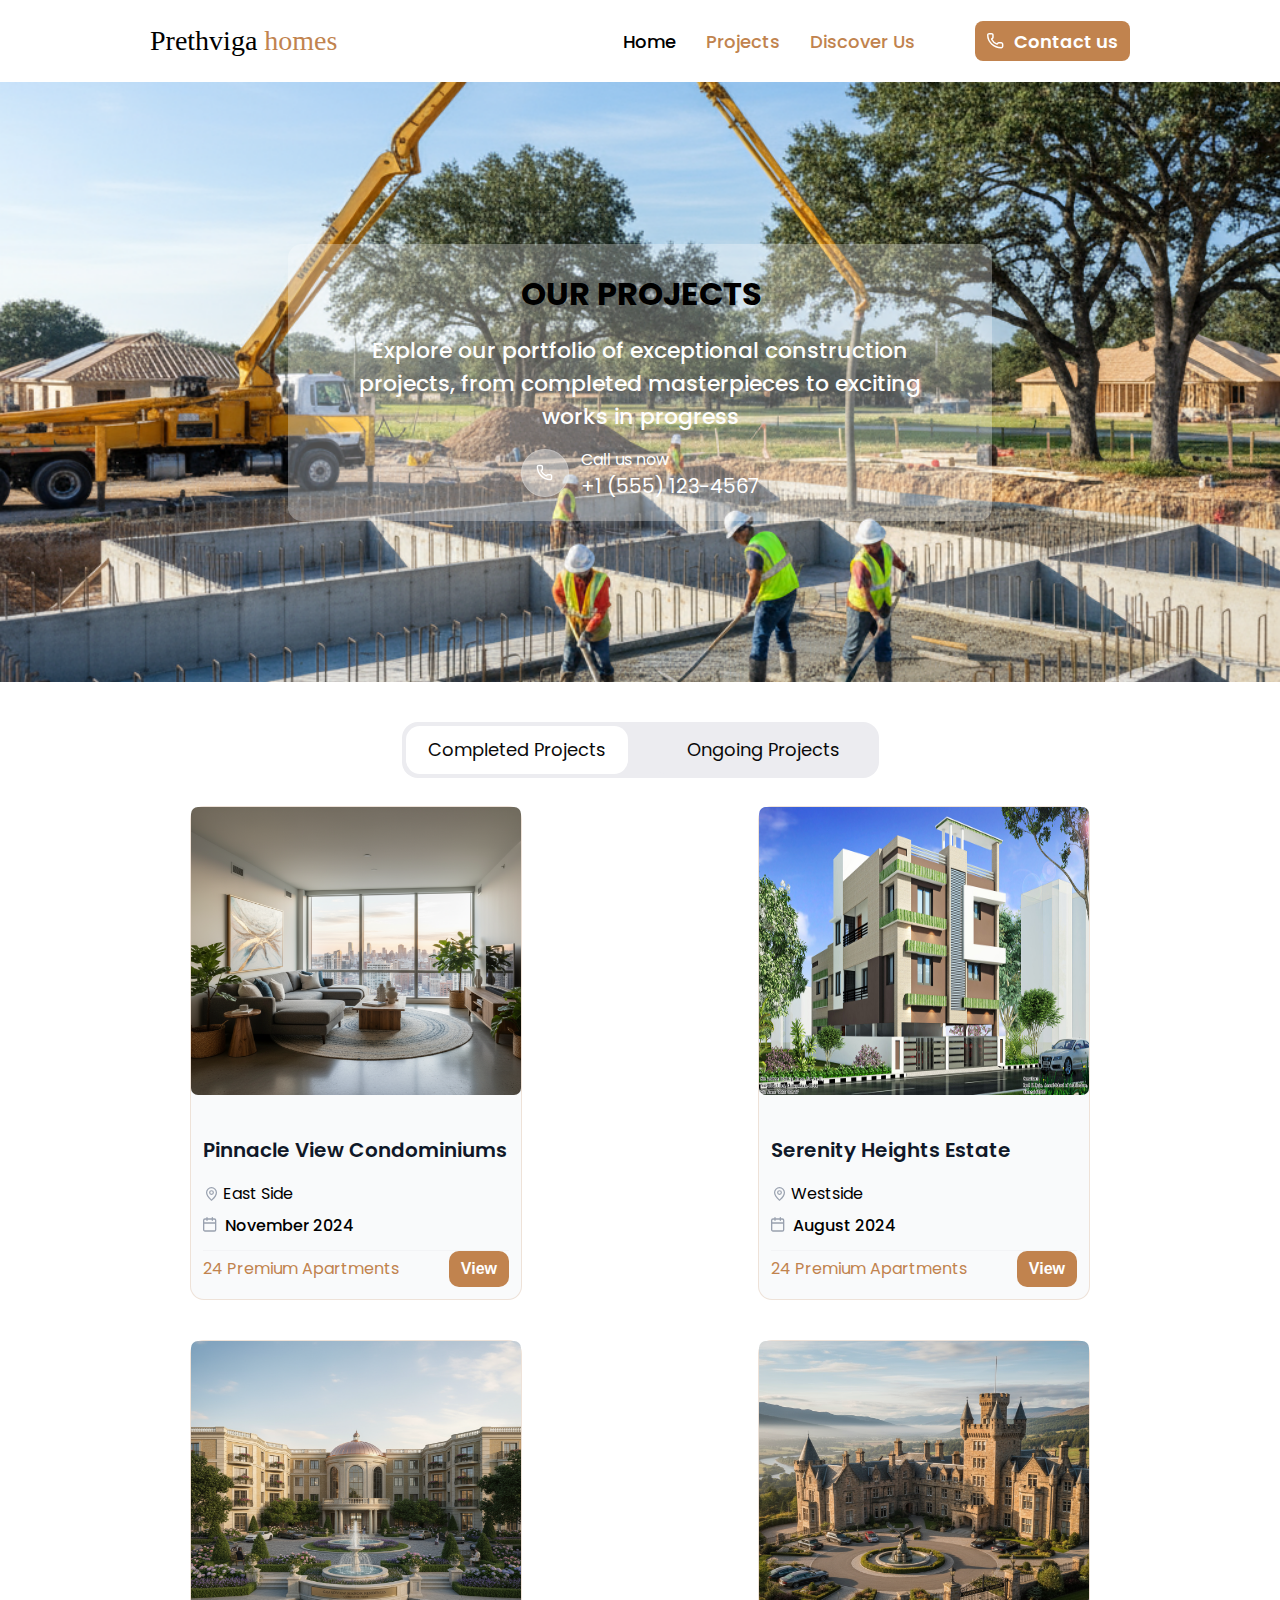
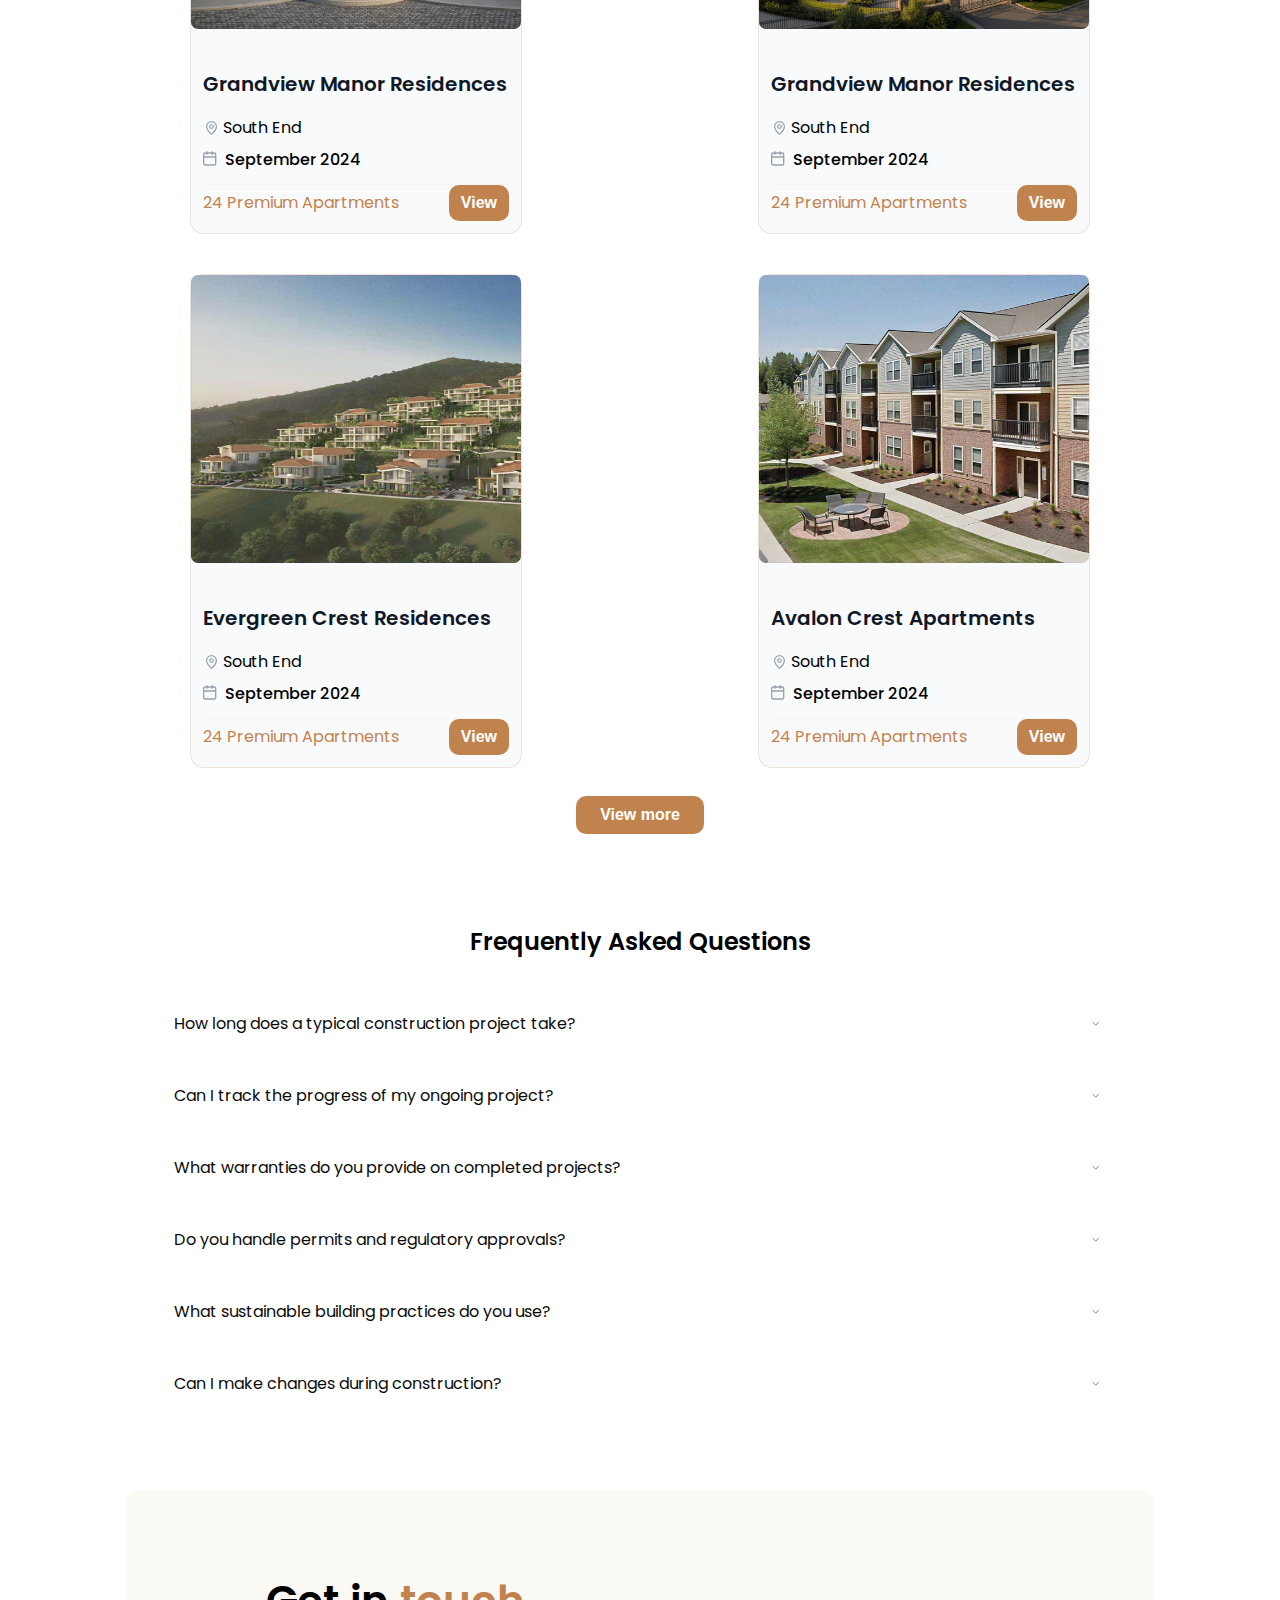
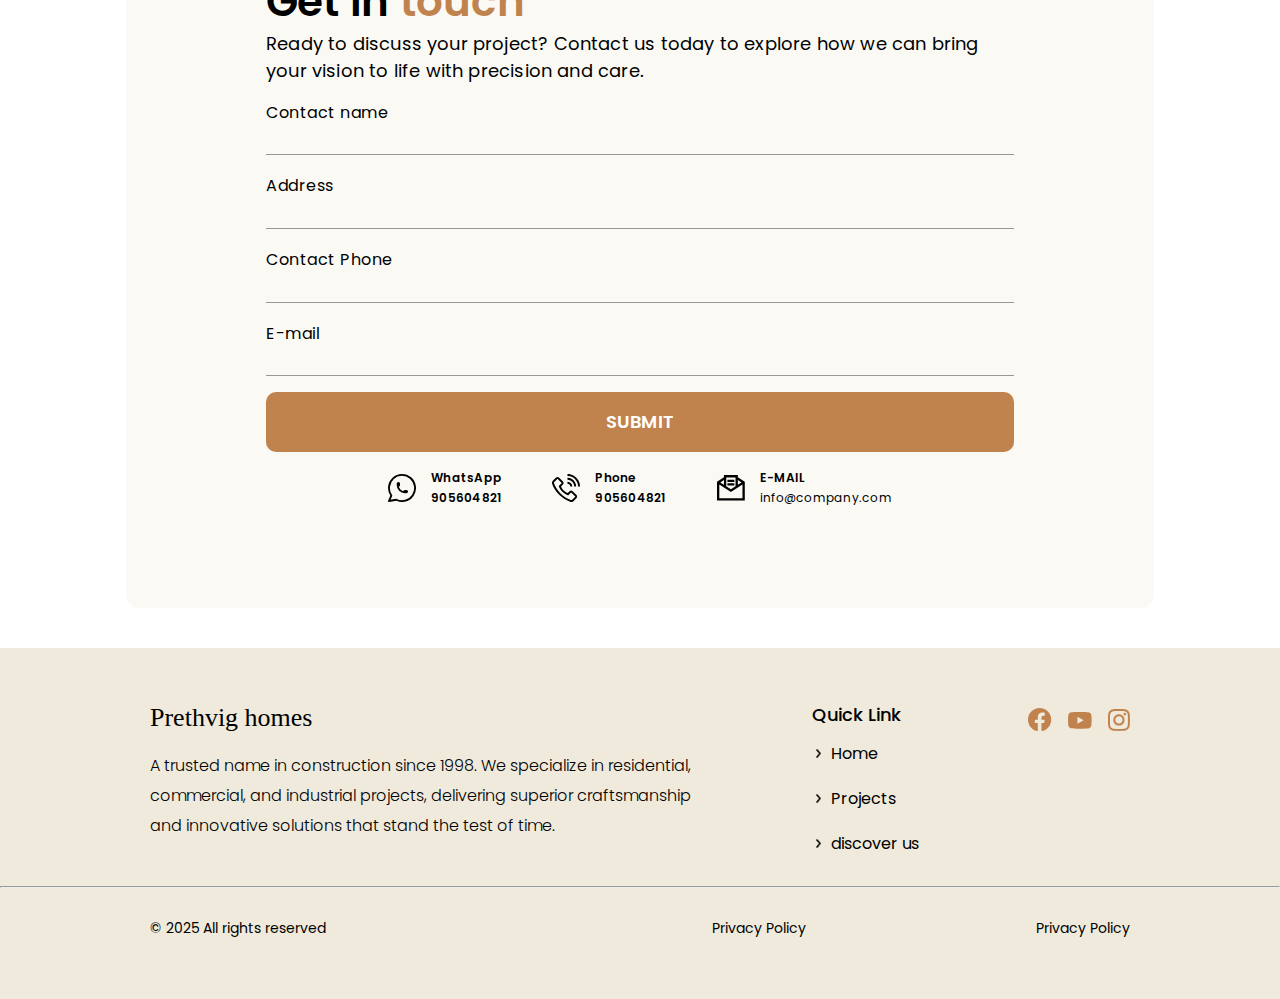
<file: src/page/project/project.html>
<!DOCTYPE html>
<html lang="en">
  <head>
  <meta charset="UTF-8" />
  <meta name="viewport" content="width=device-width, initial-scale=1.0" />
  
    <title>Project</title>
    <link rel="stylesheet" href="project.css" />
  </head>

  <body>
    <div class="project-us">
      <!--   navigation bar   -->

      <header class="navbar-container">
        <div class="navbar-logo">
          <p class="logo-text">
            <span class="text-first">Prethviga </span>
            <span class="text-home"> homes</span>
          </p>
        </div>

        <div class="action-area">
          <div class="pages">
            <ul class="pages-list">
              <li class="page-home"><a href="../home/index.html">Home</a></li>
              <li class="page-projects">
                <a class="active" href="../project/project.html">Projects</a>
              </li>
              <li class="page-discover">
                <a href="../discover/discover.html">Discover Us</a>
              </li>
            </ul>
          </div>

          <div class="button">
            <img src="../../assets/image/images/Vector.svg" alt="contact" />
            <p class="contact-us">Contact us</p>
          </div>
        </div>
      </header>

      <!--   header content   -->

      <section class="header-container">
        <div class="rotator-container">
          <img
            src="../../assets/image/images/blog1.png"
            class="rotator-img"
            alt="Image 1"
          />
          <img
            src="../../assets/image/images/homeani1.png"
            class="rotator-img"
            alt="Image 2"
          />
          <img
            src="../../assets/image/images/homeani2.png"
            class="rotator-img"
            alt="Image 3"
          />
          <img
            src="../../assets/image/images/homeani3.png"
            class="rotator-img"
            alt="Image 4"
          />
        </div>

        <div class="header-contain">
          <div class="header-center">
            <div class="header-title">
              <h1 class="header-titles">OUR PROJECTS</h1>
            </div>

            <div class="header-para">
              <p class="header-paras">
                Explore our portfolio of exceptional construction projects, from
                completed masterpieces to exciting works in progress
              </p>
            </div>

            <div class="header-action">
              <div class="header-contact">
                <div class="header-icon">
                  <div class="header-icons">
                    <img
                      src="../../assets/image/images/home-contact.svg"
                      alt="contact"
                    />
                  </div>
                </div>
              </div>

              <div class="header-content2">
                <div class="header-call">
                  <p class="header-calls">Call us now</p>
                </div>
                <div class="header-number">
                  <p class="header-numbers">+1 (555) 123-4567</p>
                </div>
              </div>
            </div>
          </div>
        </div>
      </section>

      <!--   projects   -->

      <section class="project-container">
        <div class="project-tab">
          <div class="project-active active">
            <h1 class="tab-text">Completed Projects</h1>
          </div>
          <div class="project-active">
            <h1 class="tab-text">Ongoing Projects</h1>
          </div>
        </div>

        <div class="project-card">
          <div class="card-item">
            <div class="card-image">
              <img
                src="../../assets/image/images/proimage1.png"
                alt="building1"
              />
            </div>

            <div class="card-content">
              <div class="project-head">
                <h1 class="project-heads">Pinnacle View Condominiums</h1>
              </div>
              <div class="project-middle">
                <div class="middle-content">
                  <div class="middle-image">
                    <img
                      src="../../assets/image/images/location.svg"
                      alt="location"
                    />
                  </div>
                  <div class="middle-text">
                    <p class="middle-para">East Side</p>
                  </div>
                </div>

                <div class="middle-content">
                  <div class="middle-image2">
                    <img
                      src="../../assets/image/images/calender.svg"
                      alt="location"
                    />
                  </div>
                  <div class="middle-text">
                    <p class="middle-paras">November 2024</p>
                  </div>
                </div>
              </div>
              <div class="project-lower">
                <div class="lower-text">
                  <p class="lower-para">24 Premium Apartments</p>
                </div>
                <div class="lower-button">
                  <button class="buttons">View</button>
                </div>
              </div>
            </div>
          </div>

          <div class="card-item">
            <div class="card-image">
              <img
                src="../../assets/image/images/proimage2.jpg"
                alt="building1"
              />
            </div>

            <div class="card-content">
              <div class="project-head">
                <h1 class="project-heads">Serenity Heights Estate</h1>
              </div>
              <div class="project-middle">
                <div class="middle-content">
                  <div class="middle-image">
                    <img
                      src="../../assets/image/images/location.svg"
                      alt="location"
                    />
                  </div>
                  <div class="middle-text">
                    <p class="middle-para">Westside</p>
                  </div>
                </div>

                <div class="middle-content">
                  <div class="middle-image2">
                    <img
                      src="../../assets/image/images/calender.svg"
                      alt="location"
                    />
                  </div>
                  <div class="middle-text">
                    <p class="middle-paras">August 2024</p>
                  </div>
                </div>
              </div>
              <div class="project-lower">
                <div class="lower-text">
                  <p class="lower-para">24 Premium Apartments</p>
                </div>
                <div class="lower-button">
                  <button class="buttons">View</button>
                </div>
              </div>
            </div>
          </div>

          <div class="card-item">
            <div class="card-image">
              <img
                src="../../assets/image/images/proimage3.png"
                alt="building1"
              />
            </div>

            <div class="card-content">
              <div class="project-head">
                <h1 class="project-heads">Grandview Manor Residences</h1>
              </div>
              <div class="project-middle">
                <div class="middle-content">
                  <div class="middle-image">
                    <img
                      src="../../assets/image/images/location.svg"
                      alt="location"
                    />
                  </div>
                  <div class="middle-text">
                    <p class="middle-para">South End</p>
                  </div>
                </div>

                <div class="middle-content">
                  <div class="middle-image2">
                    <img
                      src="../../assets/image/images/calender.svg"
                      alt="location"
                    />
                  </div>
                  <div class="middle-text">
                    <p class="middle-paras">September 2024</p>
                  </div>
                </div>
              </div>
              <div class="project-lower">
                <div class="lower-text">
                  <p class="lower-para">24 Premium Apartments</p>
                </div>
                <div class="lower-button">
                  <button class="buttons">View</button>
                </div>
              </div>
            </div>
          </div>

          <div class="card-item">
            <div class="card-image">
              <img
                src="../../assets/image/images/proimage4.png"
                alt="building1"
              />
            </div>

            <div class="card-content">
              <div class="project-head">
                <h1 class="project-heads">Grandview Manor Residences</h1>
              </div>
              <div class="project-middle">
                <div class="middle-content">
                  <div class="middle-image">
                    <img
                      src="../../assets/image/images/location.svg"
                      alt="location"
                    />
                  </div>
                  <div class="middle-text">
                    <p class="middle-para">South End</p>
                  </div>
                </div>

                <div class="middle-content">
                  <div class="middle-image2">
                    <img
                      src="../../assets/image/images/calender.svg"
                      alt="location"
                    />
                  </div>
                  <div class="middle-text">
                    <p class="middle-paras">September 2024</p>
                  </div>
                </div>
              </div>
              <div class="project-lower">
                <div class="lower-text">
                  <p class="lower-para">24 Premium Apartments</p>
                </div>
                <div class="lower-button">
                  <button class="buttons">View</button>
                </div>
              </div>
            </div>
          </div>

          <div class="card-item">
            <div class="card-image">
              <img
                src="../../assets/image/images/proimage5.png"
                alt="building1"
              />
            </div>

            <div class="card-content">
              <div class="project-head">
                <h1 class="project-heads">Evergreen Crest Residences</h1>
              </div>
              <div class="project-middle">
                <div class="middle-content">
                  <div class="middle-image">
                    <img
                      src="../../assets/image/images/location.svg"
                      alt="location"
                    />
                  </div>
                  <div class="middle-text">
                    <p class="middle-para">South End</p>
                  </div>
                </div>

                <div class="middle-content">
                  <div class="middle-image2">
                    <img
                      src="../../assets/image/images/calender.svg"
                      alt="location"
                    />
                  </div>
                  <div class="middle-text">
                    <p class="middle-paras">September 2024</p>
                  </div>
                </div>
              </div>
              <div class="project-lower">
                <div class="lower-text">
                  <p class="lower-para">24 Premium Apartments</p>
                </div>
                <div class="lower-button">
                  <button class="buttons">View</button>
                </div>
              </div>
            </div>
          </div>

          <div class="card-item">
            <div class="card-image">
              <img
                src="../../assets/image/images/proimage6.png"
                alt="building1"
              />
            </div>

            <div class="card-content">
              <div class="project-head">
                <h1 class="project-heads">Avalon Crest Apartments</h1>
              </div>
              <div class="project-middle">
                <div class="middle-content">
                  <div class="middle-image">
                    <img
                      src="../../assets/image/images/location.svg"
                      alt="location"
                    />
                  </div>
                  <div class="middle-text">
                    <p class="middle-para">South End</p>
                  </div>
                </div>

                <div class="middle-content">
                  <div class="middle-image2">
                    <img
                      src="../../assets/image/images/calender.svg"
                      alt="location"
                    />
                  </div>
                  <div class="middle-text">
                    <p class="middle-paras">September 2024</p>
                  </div>
                </div>
              </div>
              <div class="project-lower">
                <div class="lower-text">
                  <p class="lower-para">24 Premium Apartments</p>
                </div>
                <div class="lower-button">
                  <button class="buttons">View</button>
                </div>
              </div>
            </div>
          </div>
        </div>

        <div class="project-buttons">
          <button class="bottom-button">View more</button>
        </div>
      </section>

      <!--   question   -->

      <section class="question-container">
        <div class="question-top">
          <h1 class="question-heading">Frequently Asked Questions</h1>
        </div>

        <div class="question-content">
          <div class="faq-item">
          <div class="question-types">
            <div class="types-content">
              <h1 class="question-title">
                How long does a typical construction project take?
              </h1>
              <div class="question-icon">
                <img
                  src="../../assets/image/images/downarrow.svg"
                  alt="downarrow"
                />
              </div>
            </div>
          </div>
          <p class="answer">
              The timeline varies based on project size and complexity.
              Residential projects typically take 12-18 months, while commercial
              projects can take 18-30 months. We provide detailed timelines
              during the planning phase and keep you updated throughout the
              construction process.
            </p>
        </div>

          <div class="faq-item">
            <div class="question-types">
              <div class="types-content">
                <h1 class="question-title">
                  Can I track the progress of my ongoing project?
                </h1>
                <div class="question-icon">
                  <img
                    src="../../assets/image/images/downarrow.svg"
                    alt="downarrow"
                  />
                </div>
              </div>
            </div>
            <p class="answer">
              The timeline varies based on project size and complexity.
              Residential projects typically take 12-18 months, while commercial
              projects can take 18-30 months. We provide detailed timelines
              during the planning phase and keep you updated throughout the
              construction process.
            </p>
          </div>

          <div class="faq-item">
          <div class="question-types">
            <div class="types-content">
              <h1 class="question-title">
                What warranties do you provide on completed projects?
              </h1>
              <div class="question-icon">
                <img
                  src="../../assets/image/images/downarrow.svg"
                  alt="downarrow"
                />
              </div>
            </div>
          </div>
          <p class="answer">
              The timeline varies based on project size and complexity.
              Residential projects typically take 12-18 months, while commercial
              projects can take 18-30 months. We provide detailed timelines
              during the planning phase and keep you updated throughout the
              construction process.
            </p>
          </div>

          <div class="faq-item">
          <div class="question-types">
            <div class="types-content">
              <h1 class="question-title">
                Do you handle permits and regulatory approvals?
              </h1>
              <div class="question-icon">
                <img
                  src="../../assets/image/images/downarrow.svg"
                  alt="downarrow"
                />
              </div>
            </div>
          </div>
          <p class="answer">
              The timeline varies based on project size and complexity.
              Residential projects typically take 12-18 months, while commercial
              projects can take 18-30 months. We provide detailed timelines
              during the planning phase and keep you updated throughout the
              construction process.
            </p>
          </div>

          <div class="faq-item">
          <div class="question-types">
            <div class="types-content">
              <h1 class="question-title">
                What sustainable building practices do you use?
              </h1>
              <div class="question-icon">
                <img
                  src="../../assets/image/images/downarrow.svg"
                  alt="downarrow"
                />
              </div>
            </div>
          </div>
          <p class="answer">
              The timeline varies based on project size and complexity.
              Residential projects typically take 12-18 months, while commercial
              projects can take 18-30 months. We provide detailed timelines
              during the planning phase and keep you updated throughout the
              construction process.
            </p>
          </div>

          <div class="faq-item">
          <div class="question-types">
            <div class="types-content">
              <h1 class="question-title">
                Can I make changes during construction?
              </h1>
              <div class="question-icon">
                <img
                  src="../../assets/image/images/downarrow.svg"
                  alt="downarrow"
                />
              </div>
            </div>
          </div>
          <p class="answer">
              The timeline varies based on project size and complexity.
              Residential projects typically take 12-18 months, while commercial
              projects can take 18-30 months. We provide detailed timelines
              during the planning phase and keep you updated throughout the
              construction process.
            </p>
          </div>
        </div>
      </section>

      <!--   contact us   -->

      <section class="contactus-container">
        <div class="contact-container">
          <div class="contact-frame">
            <p class="contacts-touch">
              <span class="getin">Get in</span>
              touch
            </p>

            <div class="contacts-description">
              <h1 class="descriptions-text">
                Ready to discuss your project? Contact us today to explore how
                we can bring your vision to life with precision and care.
              </h1>
            </div>

            <div class="textfield">
              <div class="text1">
                <h1 class="textfield-name">Contact name</h1>
              </div>

              <div class="text2">
                <h1 class="textfield-name">Address</h1>
              </div>

              <div class="text2">
                <h1 class="textfield-name">Contact Phone</h1>
              </div>

              <div class="text1"><h1 class="textfield-name">E-mail</h1></div>
            </div>

            <div class="contacts-button">
              <p class="button-text">Submit</p>
            </div>

            <div class="contact-icons">
              <div class="texted-icons">
                <img
                  src="../../assets/image/images/whatsapp.svg"
                  alt="whatsapp"
                />
                <h1 class="icon-content">
                  WhatsApp<br />
                  905604821
                </h1>
              </div>

              <div class="texted-icons">
                <img
                  src="../../assets/image/images/phone.svg"
                  alt="contact number"
                />
                <h1 class="icon-content">
                  Phone<br />
                  905604821
                </h1>
              </div>

              <div class="texted-icons">
                <img
                  src="../../assets/image/images/contactmail.svg"
                  alt="email"
                />
                <h1 class="icon-content">
                  E-MAIL<br />
                  <span class="contact-mail"> info@company.com </span>
                </h1>
              </div>
            </div>
          </div>
        </div>
      </section>

      <!--   footer   -->

      <footer class="footer-container">
        <div class="footer-header">
          <div class="footer-logo">
            <div class="footer-frame">
              <div class="footer-head">
                <h1 class="footer-title">Prethvig homes</h1>
              </div>
              <p class="footer-text">
                A trusted name in construction since 1998. We specialize in
                residential, commercial, and industrial projects, delivering
                superior craftsmanship and innovative solutions that stand the
                test of time.
              </p>
            </div>
          </div>

          <div class="footer-link">
            <h1 class="footer-lhead">Quick link</h1>
            <div class="footer-page">
              <div class="footer-image">
                <img
                  src="../../assets/image/images/greater-than.png"
                  alt="less -sign"
                />
              </div>
              <p class="image-text">Home</p>
            </div>

            <div class="footer-page">
              <div class="footer-image">
                <img
                  src="../../assets/image/images/greater-than.png"
                  alt="less -sign"
                />
              </div>
              <p class="image-text">Projects</p>
            </div>

            <div class="footer-page">
              <div class="footer-image">
                <img
                  src="../../assets/image/images/greater-than.png"
                  alt="less -sign"
                />
              </div>
              <p class="image-text">discover us</p>
            </div>
          </div>

          <div class="footer-icon">
            <img src="../../assets/image/images/facebook.svg" alt="facebook" />
            <img src="../../assets/image/images/youtube.svg" alt="youtube" />
            <img
              src="../../assets/image/images/instagram.svg"
              alt="instagram"
            />
          </div>
        </div>

        <hr class="hline" />

        <div class="lower-content">
          <h1 class="lower-left">© 2025 All rights reserved</h1>
          <div class="lower-right">
            <p class="lower-policy">Privacy Policy</p>
            <p class="lower-policy">Privacy Policy</p>
          </div>
        </div>
      </footer>
    </div>
    <script src="project.js"></script>
    <script src="../javascript/navigation.js"></script>
  </body>
</html>
</file>
<file: src/page/home/home.css>
@import url("../font/poppins.css");
@import url("../font/montserrat.css");
@import url("../font/inter.css");
@import url("https://fonts.cdnfonts.com/css/ravence");



* {
  padding: 0;
  margin: 0;
  font-family: "Poppins", "montserrat", "inter", "ravence";
  box-sizing: border-box;
  
}

.discover-us {
  display: flex;
  
  flex-direction: column;
  align-items: center;
  background: #fff;
  gap: 10px;
}

.navbar-container {
  display: flex;
  padding: 20px 150px;
  justify-content: space-between;
  align-items: center;
  width: 100%;
  box-shadow: 0 0 20px 0 rgba(193, 131, 78, 0.2);
}

.text-first {
  color: #000;
  font-size: 28px;
  font-weight: 400;
  line-height: 42px;
}

.text-home {
  color: #c1834e;
  font-size: 28px;
  font-weight: 400;
  line-height: 42px;
}

.action-area {
  display: flex;
  align-items: center;
  gap: 60px;
}

.pages-list li a.active {
  color: #c1834e;
}

.pages-list {
  list-style: none;
  display: flex;
  align-items: center;
  gap: 30px;
}

.page-home a {
  color: #000;
  font-size: 18px;
  font-weight: 500;
  text-transform: capitalize;
  color: #000000;
  text-decoration: none;
}

.page-projects a {
  color: #000;
  font-size: 18px;
  font-weight: 500;
  text-transform: capitalize;
  text-decoration: none;
}

.page-discover a {
  color: #000000;
  font-size: 18px;
  font-weight: 500;
  text-transform: capitalize;
  text-decoration: none;
}

.button {
  display: flex;
  height: 40px;
  padding: 8px 12px;
  align-items: center;
  gap: 10px;
  border-radius: 8px;
  background: #c1834e;
  color: #ffffff;
}
.button img {
  width: 17px;
  height: 17px;
  border-color: #ffffff;
}

.contact-us {
  color: #fff;
  text-align: center;
  font-size: 18px;
  font-weight: 600;
}

/*   section 1   */

.header-container {
  position: relative;
  width: 100%;
  height: 610px;
}

.animation-container {
  width: 100%;
  max-width: 100%;
  height: 610px;
  overflow: hidden;
  position: absolute;
  z-index: 10;
}

.animation-list {
  display: flex;
  gap: 53px;
  animation: slide 9s infinite ease-in-out;
}

.container1 {
  flex: 0 0 100%;
  height: 610px;
}

.container1 img {
  width: 100%;
  max-width: 100%;
  height: 100%;
  object-fit: cover;
}

@keyframes slide {
  0% {
    transform: translateX(0);
  }

  25% {
    transform: translateX(calc(-100% - 53px));
  }

  50% {
    transform: translateX(calc(-200% - 106px));
  }

  75% {
    transform: translateX(calc(-300% - 159px));
  }

  100% {
    transform: translateX(0);
  }
}

.hero-container {
  display: flex;
  width: 100%;
  max-width: 1337px;
  flex-direction: column;
  justify-content: center;
  align-items: center;
  gap: 26px;
  position: absolute;
  right: 51px;
  top: 80px;
  z-index: 1000;
}

.hero-content {
  display: flex;
  padding: 20px 40px;
  flex-direction: column;
  justify-content: center;
  align-items: flex-start;
  gap: 24px;
  align-self: stretch;
  border-radius: 14px;
  background: rgba(225, 223, 223, 0.4);
}

.hero-heading {
  color: #fff;
  font-size: 54px;
  font-weight: 400;
}

.hero-head {
  color: #fff;
  font-size: 32px;
  font-weight: 400;
  line-height: 48px;
}

.hero-para {
  display: flex;
  align-items: center;
  gap: 40px;width: 100%;
}

.hero-texts {
  color: #fff;
  font-size: 22px;
  font-weight: 500;
  line-height: 39px;
  flex: 1 0 0;
}

.hero-section {
  display: flex;
  justify-content: flex-end;
  align-items: center;
  gap: 58px;
}

.hero-contact {
  display: flex;
  height: 48px;
  align-items: center;
  gap: 12px;
}

.hero-icon {
  display: flex;
  width: 48px;
  height: 48px;
  justify-content: center;
  align-items: center;
  border-radius: 33554400px;
  border: 1px solid rgba(255, 255, 255, 0.2);
  background: rgba(227, 227, 227, 0.5);
}

.hero-image {
  width: 20px;
  height: 20px;
  flex-shrink: 0;
}

.hero-image img {
  width: 19px;
  height: 19px;
  flex-shrink: 0;
}

.hero-title {
  display: flex;
  height: 48px;
  flex-direction: column;
  align-items: flex-start;
}

.hero-call {
  display: flex;
  padding: 0 16px 2px 0;
  align-items: center;
}

.hero-number {
  display: flex;
  justify-content: center;
  align-items: center;
  gap: 10px;
}

.call-text {
  color: #fff;
  font-size: 20px;
  font-weight: 400;
  line-height: 24px;
}

.number-text {
  color: #fff;
  font-size: 22px;
  font-weight: 400;
  line-height: 24px;
}

.hero-review {
  display: flex;
  width: 1190px;
  justify-content: space-between;
  align-items: center;
}

.hero-card {
  display: flex;
  width: 352px;
  padding: 20px 10px;
  flex-direction: column;
  justify-content: center;
  align-items: center;
  gap: 24px;
  flex-shrink: 0;
  border-radius: 14px;
  background: rgba(255, 255, 255, 0.1);
  backdrop-filter: blur(10px);
}

.hero-app {
  display: flex;
  align-items: flex-start;
  gap: 16px;
  align-self: stretch;
}

.app-image img {
  height: 48px;
  flex: 1 0 0;
}

.app-content {
  display: flex;
  flex-direction: column;
  align-items: flex-start;
  gap: 8px;
  flex: 1 0 0;
}

.app-text1 {
  color: #fff;
  font-family: Arial;
  font-size: 14px;
  font-weight: 400;
  line-height: 20px;
 
}

.app-text2 {
  color: #fff;
  font-family: Arial;
  font-size: 14px;
  font-weight: 400;
  line-height: 20px;
  width: 206px;
}

.app-text3 {
  color: #fff;
  font-family: Arial;
  font-size: 12px;
  font-weight: 400;
  line-height: 16px;
  width: 206px;
}

/*   project   */

.project-container {
  display: flex;
  padding: 60px 150px;
  flex-direction: column;
  align-items: center;
  gap: 28px;
  align-self: stretch;
}

.project-sub {
  display: flex;
  flex-direction: column;
  align-items: center;
  gap: 2px;
  align-self: stretch;
}
.sub-title {
  color: #000;
  font-size: 24px;
  font-weight: 600;
}

.project-row {
  display: flex;
  justify-content: space-between;
  align-items: flex-start;
  align-content: flex-start;
  row-gap: 80px;
  align-self: stretch;
  flex-wrap: wrap;
}

.row-container {
  display: flex;
  width: 331px;
  flex-direction: column;
  align-items: flex-start;
  gap: 24px;
  border-radius: 14px;
  border: 1px solid rgba(193, 131, 78, 0.2);
  background: #f9fafb;
}

.row-card {
  display: flex;
  align-items: flex-start;
  width: 100%;
  max-width: 100%;
  background: #f3f4f6;
}

.row-card img {
  width: 100%;
  height: 288px;
  object-fit: cover;
  border-radius: 7px;
}

.row-card2 {
  display: flex;
  padding: 12px;
  flex-direction: column;
  align-items: flex-start;
  gap: 12px;
}

.row-head {
  display: flex;
  align-items: center;
  gap: 10px;
}

.row-text {
  color: #101828;
  font-size: 20px;
  font-weight: 600;
  line-height: 39px;
}

.row-head2 {
  display: flex;
  height: 56px;
  flex-direction: column;
  align-items: flex-start;
  gap: 8px;
}

.text-containers {
  display: flex;
  height: 24px;
  align-items: center;
  gap: 8px;
}

.texts-icons {
  display: flex;
  padding: 1px 3px;
  align-items: center;
  gap: 10px;
}

.texts-icons img {
  width: 10px;
  height: 13px;
}

.icons-texts {
  display: flex;
  justify-content: center;
  align-items: center;
  gap: 10px;
}

.text-title {
  color: #000;
  font-size: 16px;
  font-weight: 400;
  line-height: 24px;
}

.text-containers2 {
  display: flex;
  height: 24px;
  align-items: center;
  gap: 8px;
  flex-shrink: 0;
}

.texts-icons2 {
  display: flex;
  padding: 1px 2px;
  align-items: center;
  gap: 10px;
}

.texts-icons2 img {
  width: 12px;
  height: 13px;
}

.icons-texts2 {
  display: flex;
  justify-content: center;
  align-items: center;
  gap: 10px;
}

.text-title2 {
  color: #000;
  font-size: 16px;
  font-weight: 400;
  line-height: 24px;
}

.row-head3 {
  width: 100%;
  max-width: 100%;
  display: flex;
  justify-content: space-between;
  align-items: center;
}

.text-title3 {
  display: flex;
  justify-content: center;
  align-items: center;
  gap: 10px;
}

.row-text3 {
  color: #c1834e;
  font-size: 16px;
  font-weight: 400;
  line-height: 24px;
}

.row-buttons {
  display: flex;
  justify-content: flex-end;
  align-items: center;
}

.view-btn {
  background: #c1834e;
  color: #fff;
  height: 35px;
  font-size: 16px;
  font-weight: 600;
  padding: 6px 18px;
  border-radius: 10px;
  border: none;
  cursor: pointer;
  display: inline-flex;
  justify-content: center;
  align-items: center;
}

.project-button {
  display: flex;
  justify-content: flex-start;
  align-items: flex-start;
  gap: 10px;
}

.click-button {
  background: #c1834e;
  color: #fff;
  font-size: 16px;
  font-weight: 600;
  padding: 10px 24px;
  border-radius: 10px;
  border: none;
  cursor: pointer;
  text-transform: capitalize;
}

/*   chosing home   */

.choose-container {
  width: 100%;
  max-width: 100%;
  display: flex;
  padding: 40px 150px;
  flex-direction: column;
  align-items: center;
  gap: 28px;
}

.title-container {
  display: flex;
  padding: 0 217px;
  flex-direction: column;
  align-items: center;
  gap: 16px;
}

.title-heading {
  color: #000;
  text-align: center;
  font-size: 24px;
  font-weight: 600;
}

.title-content {
  color: #364153;
  text-align: center;
  font-size: 16px;
  font-weight: 400;
  line-height: 30px;
  max-width: 752px;
}

.choose-row {
  display: flex;
  width: 1100px;
  justify-content: center;
  align-items: center;
  align-content: center;
  gap: 40px;
  flex-wrap: wrap;
}

.choose-card1 {
  display: flex;
  width: 280px;
  padding: 40px;
  flex-direction: column;
  align-items: center;
  gap: 24px;
  flex-shrink: 0;
  border-radius: 14px;
  background: #fff;
  box-shadow: 0 4px 20px 0 rgba(0, 0, 0, 0.08);
}

.choose-icon {
  display: flex;
  width: 80px;
  height: 80px;
  justify-content: center;
  align-items: center;
  border-radius: 33554400px;
  background: #c1834e;
}

.choose-image {
  display: flex;
  padding: 3px 7px;
  align-items: center;
  gap: 10px;
}

.choose-image img {
  width: 26px;
  height: 33px;
}

.choose-description {
  display: flex;
  flex-direction: column;
  align-items: center;
  gap: 12px;
}

.choose-heading {
  color: #000;
  text-align: center;
  font-size: 22px;
  font-weight: 600;
  width: 149px;
}

.choose-para {
  color: #364153;
  text-align: center;
  font-size: 16px;
  font-weight: 400;
  line-height: 27px;
  width: 189px;
}

/*   work   */

.work-container {
  width: 100%;
  max-width: 100%;
  display: flex;
  padding: 40px 150px;
  flex-direction: column;
  align-items: center;
  gap: 28px;
  align-self: stretch;
}

.work-sub {
  display: flex;
  flex-direction: column;
  align-items: center;
  gap: 2px;
}

.sub-heading {
  color: #000;
  font-size: 24px;
  font-weight: 600;
}

.work-value {
  display: flex;
  justify-content: center;
  align-items: center;
  align-content: center;
  gap: 100px;
  width: 100%;
  flex-wrap: wrap;
}

.work-value img {
  height: 444px;
  flex: 1 0 0;
  border-radius: 10px;
}

.work-right {
  display: flex;
  flex-direction: column;
  align-items: flex-start;
  gap: 18px;
}

.work-card {
  display: flex;
  width: 636px;
  padding: 10px 0;
  align-items: flex-start;
  gap: 27px;
  border-bottom: 1px solid #969089;
}

.work-icon {
  display: flex;
  width: 55px;
  height: 55px;
  padding: 10px;
  justify-content: center;
  align-items: center;
  gap: 10px;
}

.work-icon img {
  width: 40px;
  height: 40px;
}

.workicon-text {
  display: flex;
  justify-content: center;
  align-items: flex-start;
  gap: 60px;
  flex: 1 0 0;
}

.work-title {
  display: flex;
  flex-direction: column;
  align-items: flex-start;
  gap: 8px;
  flex: 1 0 0;
}

.work-head {
  color: #000;
  font-size: 22px;
  font-weight: 600;
}

.work-para {
  color: #969089;
  font-size: 16px;
  font-weight: 400;
  width: 100%;
}

.workright-icon {
  display: flex;
  padding: 10px;
  justify-content: center;
  align-items: center;
  gap: 10px;
}

.workright-icon img {
  width: 25px;
  height: 29px;
}

/*    technology   */

.technology-container {
  display: flex;
  padding: 40px 150px 60px 150px;
  flex-direction: column;
  align-items: center;
  gap: 28px;
  width: 100%;
  max-width: 100%;
}

.technology-contain {
  display: flex;
  flex-direction: column;
  justify-content: center;
  align-items: center;
  gap: 40px;
  position: relative;
  width: 100%;
}

.technology-contain img {
  height: 204px;
  width: 100%;
  border-radius: 30px;
  object-fit: cover;
}

.technology-description {
  display: flex;
  justify-content: center;
  align-items: flex-start;
  align-content: flex-start;
  gap: 40px;
  flex-wrap: wrap;
}

.technology-heading {
  position: absolute;
  left: 388px;
  top: 65px;
  color: #fff;
  font-size: 60px;
  font-weight: 700;
  letter-spacing: 11.4px;
}

.technology-description {
  display: flex;
  justify-content: center;
  align-items: flex-start;
  align-content: flex-start;
  gap: 40px;
  width: 100%;
  flex-wrap: wrap;
}

.technology-card {
  display: flex;
  width: 350px;
  flex-direction: column;
  align-items: center;
  gap: 24px;
}

.tech-icon {
  display: flex;
  padding: 10px;
  align-items: center;
  gap: 10px;
}

.tech-icon img {
  width: 40px;
  height: 40px;
  object-fit: cover;
  border-radius: 0;
}

.tech-content {
  display: flex;
  flex-direction: column;
  justify-content: center;
  align-items: center;
  gap: 18px;
  width: 100%;
}

.tech-head {
  color: #000;
  font-size: 24px;
  font-weight: 600;
}

.tech-paras {
  color: #969089;
  text-align: center;
  font-size: 16px;
  font-weight: 400;
  width: 250px;
}

/*   about  */

.about-container {
  display: flex;
  height: 740px;
  padding: 40px 150px;
  align-items: center;
  align-content: center;
  gap: 28px;
  width: 100%;
  max-width: 100%;
  flex-wrap: wrap;
}

.about-contain {
  display: flex;
  justify-content: center;
  align-items: center;
  align-content: center;
  gap: 110px;
  flex: 1 0 0;
  flex-wrap: wrap;
}

.about-left {
  display: flex;
  align-items: center;
  position: relative;
}

.left-color {
  width: 469px;
  height: 500px;
  position: absolute;
  left: -20px;
  top: -23px;
  border-radius: 10px;
  background: #c1834e;
}

.about-left img {
  width: 474px;
  height: 500px;
  border-radius: 10px;
  z-index: 10;
}

.about-right {
  display: flex;
  max-width: 600px;
  width: 100%;
  padding: 20px;
  flex-direction: column;
  align-items: flex-start;
  gap: 32px;
}

.right-heads {
  color: #c1834e;
  font-size: 32px;
  font-weight: 400;
  line-height: 65px;
  letter-spacing: 5px;
}

.about-highlight {
  display: flex;
  align-items: flex-start;
  align-content: flex-start;
  gap: 40px;
  flex-wrap: wrap;
}

.highlight-icon {
  display: flex;
  width: auto;
  flex-direction: column;
  justify-content: center;
  align-items: flex-start;
  gap: 24px;
}

.highlight-image {
  display: flex;
  align-self: center;
  justify-content: center;
}

.highlight-image img {
  width: 60px;
  height: 60px;
}

.highlighticon-text {
  display: flex;
  flex-direction: column;
  justify-content: center;
  align-items: center;
  gap: 8px;
}

.highlighticon-para {
  color: #969089;
  font-size: 16px;
  font-weight: 600;
}

.highlight-passage {
  display: flex;
  width: 100%;
  max-width: 434px;
  flex-direction: column;
  align-items: flex-start;
  gap: 16px;
}

.passage-text {
  color: #515151;
  font-size: 18px;
  font-weight: 400;
  line-height: 29px;
}

.explore-button {
  padding: 10px 24px;
  border-radius: 10px;
  background: #c1834e;
  color: #fff;
  font-size: 16px;
  font-weight: 500;
  text-transform: capitalize;
  border-color: #c1834e;
  border: 0;
}

/*    testimonial section    */

.testimonial-section {
  display: flex;
  padding: 40px 150px;
  flex-direction: column;
  align-items: center;
  gap: 28px;
  width: 100%;
  max-width: 100%;
}

.testimonial-container {
  display: flex;
  flex-direction: column;
  align-items: center;
  gap: 16px;
  width: 100%;
}

.testimonial-head {
  display: flex;
  width: 934px;
  padding-bottom: 2.5px;
  justify-content: center;
  align-items: center;
}

.testimonial-heading {
  color: #000;
  text-align: center;
  font-size: 24px;
  font-style: normal;
  font-weight: 600;
  line-height: 70.5px;
}

.textimonial-title {
  display: flex;
  padding: 0 5px;
  justify-content: center;
  align-items: center;
  align-content: center;
  gap: 10px;
  width: 100%;
  flex-wrap: wrap;
}

.textimonial-text {
  color: #4a5565;
  text-align: center;
  font-size: 18px;
  font-weight: 400;
  line-height: 27px;
  flex: 1 0 0;
}

.animations-containers {
  display: flex;
  width: 1020px;
  height: 525px;
  justify-content: flex-start;
  align-items: center;
  overflow: hidden;
}

.review-component {
  display: flex;
  gap: 50px;
  flex: 0 0 auto;
  animation: slideGroups 13s infinite ease-in-out;
  width: calc((300px + 50px) * 9);
}

@keyframes slideGroups {
  0%,
  25% {
    transform: translateX(0);
  }
  30%,
  55% {
    transform: translateX(-1050px);
  }
  59%,
  78% {
    transform: translateX(-2100px);
  }
  85%,
  100% {
    transform: translateX(0);
  }
}

.cards-content {
  display: flex;
  width: 300px;
  min-width: 300px;
  padding: 24px;
  flex-shrink: 0;
  flex-direction: column;
  align-items: flex-start;
  gap: 17px;
  border-radius: 14px;
  background: #fff;
}

.cards-icon {
  display: flex;
  padding: 5px;
  flex-direction: column;
  align-items: flex-start;
  gap: 10px;
}

.cards-icon img {
  width: 30px;
  height: 30px;
}

.cards-description {
  display: flex;
  align-items: center;
  align-content: center;
  gap: 10px;
  align-self: stretch;
  flex-wrap: wrap;
}

.cards-descrip {
  color: #364153;
  font-size: 18px;
  font-style: normal;
  font-weight: 400;
  line-height: 30px;
  height: 250px;
  flex: 1 0 0;
}

.cards-section {
  display: flex;
  width: 200px;
  align-items: center;
  gap: 16px;
}

.cards-profile {
  display: flex;
  width: 48px;
  height: 48px;
  align-items: flex-start;
  flex-shrink: 0;
  border-radius: 33554400px;
}

.cards-title {
  display: flex;
  height: 48px;
  justify-content: center;
  align-items: center;
  flex: 1 0 0;
  border-radius: 33554400px;
  background: #ececf0;
}

.cards-head {
  color: #0a0a0a;
  font-family: Arial;
  font-size: 16px;
  font-weight: 400;
  line-height: 24px;
}

.cards-detail {
  display: flex;
  height: 39px;
  flex-direction: column;
  align-items: flex-start;
  flex: 1 0 0;
}

.cards-name {
  display: flex;
  height: 21px;
  align-items: flex-start;
  flex-shrink: 0;
  align-self: stretch;
}

.cards-texts {
  color: #000;
  font-size: 16px;
  font-weight: 700;
  line-height: 21px;
}

.cards-owner {
  display: flex;
  height: 18px;
  align-items: flex-start;
  flex-shrink: 0;
  align-self: stretch;
}

.owners-name {
  color: #4a5565;
  font-size: 14px;
  font-weight: 400;
  line-height: 18px;
  flex: 1 0 0;
}

.byed-project {
  display: flex;
  padding-top: 17px;
  flex-direction: column;
  align-items: flex-start;
  align-self: stretch;
  border-top: 1px solid rgba(0, 0, 0, 0.1);
}

.byed-content {
  display: flex;
  align-items: center;
  gap: 10px;
}

.byed-para {
  color: #c1834e;
  font-size: 12px;
  font-weight: 400;
  line-height: 18px;
  width: 210px;
}

/*   contact us   */

.contactus-container {
  display: flex;
  padding: 40px 150px;
  flex-direction: column;
  align-items: center;
  gap: 28px;
}

.contact-container {
  display: flex;
  padding: 60px 100px;
  justify-content: center;
  align-items: center;
  gap: 60px;
  border-radius: 14px;
  background: rgba(239, 234, 220, 0.3);
}

.contact-frame {
  display: flex;
  width: 828px;
  padding: 40px;
  flex-direction: column;
  align-items: center;
  gap: 16px;
  border-radius: 16px;
}

.getin {
  color: #000;
  font-size: 42px;
  font-weight: 600;
  line-height: 24px;
  letter-spacing: 0.42px;
}

.contacts-touch {
  color: #c1834e;
  font-size: 42px;
  font-weight: 600;
  line-height: 24px;
  letter-spacing: 0.42px;
  width: 100%;
}

.contacts-description {
  display: flex;
  flex-direction: column;
  align-items: flex-start;
  gap: 60px;
}

.descriptions-text {
  color: #000;
  font-size: 18px;
  font-weight: 400;
  line-height: 27px;
  width: 100%;
  letter-spacing: 0.18px;
  text-align: left;
}

.textfield {
  display: flex;
  flex-direction: column;
  align-items: flex-start;
  gap: 18px;
  width: 100%;
}

.text1 {
  display: flex;
  height: 55px;
  flex-direction: column;
  align-items: flex-start;
  gap: 12px;
  width: 100%;
  border-bottom: 1px solid #9a9696;
}

.textfield-name {
  color: #000;
  font-size: 16px;
  font-weight: 400;
  line-height: 160%;
  letter-spacing: 0.5px;
}

.text2 {
  display: flex;
  height: 56px;
  flex-direction: column;
  align-items: flex-start;
  gap: 12px;
  width: 100%;
  border-bottom: 1px solid #9a9696;
}
/*
.text1 input,
.text2 input {
  width: 100%;
  border: none;
  outline: none;
  font-size: 16px;
  font-weight: 400;
  line-height: 160%;
  letter-spacing: 0.5px;
  background: transparent;
  padding: 0;
  color: #000;
  border-bottom: 1px solid #9a9696;
}
*/

.contacts-button {
  display: flex;
  padding: 16px 0;
  flex-direction: column;
  justify-content: center;
  align-items: center;
  gap: 10px;
  width: 100%;
  border-radius: 10px;
  background: #c1834e;
}

.button-text {
  color: #fff;
  text-align: center;
  font-size: 18px;
  font-weight: 600;
  line-height: 160%;
  letter-spacing: 0.5px;
  text-transform: uppercase;
  width: 100%;
  max-width: 134px;
}

.contact-icons {
  display: flex;
  height: 40px;
  align-items: flex-start;
  gap: 50px;
}

.texted-icons {
  display: flex;
  align-items: center;
  gap: 15px;
}

.texted-icons img {
  width: 28px;
  height: 28px;
}

.icon-content {
  color: #000;
  font-size: 13px;
  font-weight: 600;
  line-height: 20px;
  letter-spacing: 0.26px;
}

.contact-mail {
  color: #000;
  font-size: 13px;
  font-style: normal;
  font-weight: 400;
  line-height: 20px;
  letter-spacing: 0.26px;
}

/*   footer   */

.footer-container {
  display: flex;
  width: 100%;
  padding: 60px 0;
  flex-direction: column;
  align-items: center;
  gap: 30px;
  background: #efeadc;
}

.footer-header {
  display: flex;
  padding: 0 150px;
  justify-content: space-between;
  align-items: flex-start;
  align-content: flex-start;
  row-gap: 120px;
  width: 100%;
  flex-wrap: wrap;
}

.footer-logo {
  display: flex;
  width: 100%;
  max-width: 553px;
  flex-direction: column;
  align-items: flex-start;
  gap: 30px;
}

.footer-frame {
  display: flex;
  flex-direction: column;
  align-items: flex-start;
  gap: 24px;
}

.footer-head {
  display: flex;
  width: 306px;
  align-items: center;
  gap: 6px;
}

.footer-title {
  color: #000;
  font-family: "Sonsie One";
  font-size: 26px;
  font-weight: 400;
  line-height: 19px;
  flex: 1 0 0;
}

.footer-text {
  color: #000;
  font-size: 16px;
  font-weight: 300;
  line-height: 30px;
}

.footer-link {
  display: flex;
  flex-direction: column;
  align-items: flex-start;
  gap: 20px;
}

.footer-lhead {
  font-family: "Sonsie One";
  color: #000;
  font-size: 18px;
  font-weight: 500;
  line-height: 13px;
  text-transform: capitalize;
}

.footer-page {
  display: flex;
  align-items: center;
  gap: 6px;
}

.footer-image {
  width: 13px;
  height: 13px;
}

.footer-image img {
  width: 13px;
  height: 13px;
}

.image-text {
  font-size: 16px;
  color: #000;
}

.footer-image {
  color: #000;
  font-size: 16px;
  font-weight: 400;
  line-height: 13px;
  text-transform: capitalize;
}

.footer-icon {
  display: flex;
  align-items: center;
  gap: 16px;
}

.footer-icon img:first-child {
  width: 24.219px;
  height: 24.072px;
}

.footer-icon img:nth-child(2) {
  width: 23.704px;
  height: 16.667px;
}

.footer-icon img:last-child {
  width: 21.887px;
  height: 21.882px;
}

.hline {
  width: 100%;
  height: 1px;
  background: #969089;
}

.lower-content {
  display: flex;
  padding: 0 150px;
  justify-content: space-between;
  align-items: center;
  width: 100%;
}

.lower-left {
  color: #000;
  text-align: center;
  font-size: 14px;
  font-weight: 400;
}

.lower-right {
  display: flex;
  width: 419px;
  justify-content: space-between;
  align-items: center;
}

.lower-policy {
  color: #000;
  text-align: center;
  font-size: 14px;
  font-weight: 400;
}

/* Base styles already exist above */

/* Laptop: 1024px - 1440px */
@media (max-width: 1440px) {
  .project-container {
    padding: 50px 80px;
    gap: 24px;
  }

  .project-row {
    justify-content: space-around;
    row-gap: 60px;
  }

  .row-container {
    width: 300px;
  }

  .row-card img {
    height: 250px;
  }
}

/* Tablet: 768px - 1023px */
@media (max-width: 1023px) {
  .project-container {
    padding: 40px 40px;
    gap: 20px;
  }

  .project-row {
    justify-content: space-between;
    flex-wrap: wrap;
    row-gap: 40px;
  }

  .row-container {
    width: 48%; /* two cards per row */
  }

  .row-card img {
    height: 200px;
  }

  .row-text {
    font-size: 18px;
  }

  .row-text3,
  .text-title,
  .text-title2 {
    font-size: 14px;
  }

  .view-btn {
    font-size: 14px;
    height: 32px;
    padding: 5px 16px;
  }
}

/* Mobile: 320px - 767px */
@media (max-width: 767px) {
  .project-container {
    padding: 30px 20px;
    gap: 16px;
  }

  .project-row {
    flex-direction: column;
    align-items: center;
    row-gap: 30px;
  }

  .row-container {
    width: 100%; /* full width cards */
  }

  .row-card img {
    height: 180px;
  }

  .row-text {
    font-size: 16px;
  }

  .row-text3,
  .text-title,
  .text-title2 {
    font-size: 12px;
  }

  .view-btn {
    font-size: 14px;
    height: 30px;
    padding: 4px 12px;
  }

  .project-button {
    justify-content: center;
  }

  .click-button {
    font-size: 14px;
    padding: 8px 20px;
  }
}
</file>
<file: src/page/discover/discover.css>
@import url("../font/poppins.css");
@import url("../font/montserrat.css");
@import url("../font/inter.css");
@import url("https://fonts.cdnfonts.com/css/ravence");

body {
  font-family: "Poppins", "montserrat", "inter", "ravence";
}

* {
  padding: 0;
  margin: 0;
  font-family: "Poppins";
  box-sizing: border-box;
}

.discover-us {
  display: flex;
  flex-direction: column;
  align-items: center;
  background: #fff;
  gap: 10px;
}

.navbar-container {
  display: flex;
  padding: 20px 150px;
  justify-content: space-between;
  align-items: center;
  width: 100%;
  box-shadow: 0 0 20px 0 rgba(193, 131, 78, 0.2);
}

.text-first {
  color: #000;
  font-size: 28px;
  font-weight: 400;
  line-height: 42px;
}

.text-home {
  color: #c1834e;
  font-size: 28px;
  font-weight: 400;
  line-height: 42px;
}

.action-area {
  display: flex;
  align-items: center;
  gap: 60px;
}

.pages-list li a.active {
  color: #c1834e;
}

.pages-list {
  list-style: none;
  display: flex;
  align-items: center;
  gap: 30px;
}

.page-home a {
  color: #000;
  font-size: 18px;
  font-weight: 500;
  text-transform: capitalize;
  color: #000000;
  text-decoration: none;
}

.page-projects a {
  color: #000;
  font-size: 18px;
  font-weight: 500;
  text-transform: capitalize;
  text-decoration: none;
}

.page-discover a {
  color: #000000;
  font-size: 18px;
  font-weight: 500;
  text-transform: capitalize;
  text-decoration: none;
}

.button {
  display: flex;
  height: 40px;
  padding: 8px 12px;
  align-items: center;
  gap: 10px;
  border-radius: 8px;
  background: #c1834e;
  color: #ffffff;
}
.button img {
  width: 17px;
  height: 17px;
  border-color: #ffffff;
}

.contact-us {
  color: #fff;
  text-align: center;
  font-size: 18px;
  font-weight: 600;
}

/*  about  */

.aboutussection {
  width: 100%;
  max-width: 100%;
  display: flex;
  height: 600px;
  padding: 40px 150px;
  flex-direction: column;
  justify-content: center;
  align-items: center;
  gap: 28px;
}

.discover {
  display: flex;
  justify-content: center;
  align-items: flex-start;
  align-content: flex-start;
  gap: 80px;
  flex-wrap: wrap;
}

.about-image img {
  display: flex;
  height: 470px;
  min-width: 300px;
  flex-direction: column;
  align-items: flex-start;
  gap: 24px;
  flex: 1 0 0;
  border-radius: 12px;
}

.about {
  display: flex;
  width: 626px;
  height: 470px;
  flex-direction: column;
  justify-content: center;
  align-items: center;
  gap: 24px;
}

.title {
  display: flex;
  padding: 10px 0;
  align-items: center;
  gap: 10px;
  width: 100%;
}

.title-text {
  width: 445px;
  color: #000;
  font-size: 40px;
  font-weight: 600;
  line-height: 70px;
}

.descreption {
  display: flex;
  align-items: center;
  gap: 10px;
}

.descreption-content {
  width: 626px;
  color: #364153;
  font-size: 18px;
  font-weight: 500;
  line-height: 36px;
}

/*   our value   */

.our-values {
  display: flex;
  padding: 40px 150px;
  flex-direction: column;
  align-items: center;
  gap: 28px;
  width: 100%;
  max-width: 100%;
}

.value-head {
  display: flex;
  padding: 0 368px;
  justify-content: center;
  align-items: center;
  gap: 10px;
}

.value-heading {
  color: #000;
  text-align: center;
  font-size: 24px;
  font-weight: 600;
  line-height: 55.5px;
}

.value-container {
  display: flex;
  justify-content: center;
  align-items: flex-start;
  align-content: flex-start;
  gap: 32px;
  flex-wrap: wrap;
}

.value-card {
  display: flex;
  width: 350px;
  padding: 18px 5px;
  flex-direction: column;
  align-items: flex-start;
  gap: 24px;
  border-radius: 14px;
  border: 1px solid rgba(193, 131, 78, 0.2);
  background: #f9fafb;
}

.card-header {
  display: flex;
  padding: 12px 24px;
  flex-direction: column;
  align-items: center;
  gap: 22px;
  width: 100%;
}

.card-icon {
  display: flex;
  width: 48px;
  height: 48px;
  justify-content: center;
  align-items: center;
  border-radius: 10px;
  background: rgba(193, 131, 78, 0.1);
}

.card-icon img {
  width: 24px;
  height: 24px;
  flex-shrink: 0;
}

.card-title {
  display: flex;
  justify-content: center;
  align-items: center;
  gap: 10px;
}

.card-head {
  color: #0a0a0a;
  font-family: Arial;
  font-size: 20px;
  font-weight: 400;
  line-height: 16px;
}

.card-description {
  display: flex;
  padding: 0 24px;
  justify-content: center;
  align-items: center;
  gap: 10px;
  width: 100%;
  height: 100%;
}

.description-text {
  width: 234px;
  color: #4a5565;
  text-align: center;
  font-size: 18px;
  font-weight: 400;
  line-height: 24px;
}

/*   buyers value   */

.buyer-container {
  display: flex;
  padding: 40px 150px;
  flex-direction: column;
  align-items: center;
  gap: 28px;
  width: 100%;
  max-width: 100%;
}

.head-container {
  display: flex;
  width: 700px;
  height: 127px;
  flex-direction: column;
  justify-content: center;
  align-items: center;
  gap: 16px;
}

.heading-container {
  display: flex;
  flex-direction: column;
  align-items: center;
  gap: 16px;
}

.container-title {
  color: #000;
  text-align: center;
  font-size: 24px;
  font-style: normal;
  font-weight: 600;
  line-height: 55.5px;
}

.container-description {
  color: #4a5565;
  text-align: center;
  font-size: 18px;
  font-weight: 400;
  line-height: 28px;
  width: 634px;
}

.container-row {
  display: flex;
  width: 1178px;
  justify-content: center;
  align-items: flex-start;
  align-content: flex-start;
  gap: 48px;
  flex-wrap: wrap;
}

.row-container {
  display: flex;
  width: 315px;
  height: 48px;
  align-items: center;
  gap: 16px;
  flex-shrink: 0;
}

.row-contain {
  display: flex;
  width: 48px;
  height: 48px;
  justify-content: center;
  align-items: center;
  border-radius: 33554400px;
  background: #c1834e;
}

.row-title {
  display: flex;
  width: 8.625px;
  flex-direction: column;
  justify-content: center;
  align-items: center;
  gap: 10px;
  flex-shrink: 0;
  color: #ffffff;
}

.row-text {
  color: #fff;
  font-family: Arial;
  font-size: 16px;
  font-style: normal;
  font-weight: 400;
  line-height: 24px;
}

.row-heading {
  display: flex;
  justify-content: center;
  align-items: center;
  gap: 10px;
}

.row-description {
  color: #14161b;
  font-size: 18px;
  font-weight: 400;
  line-height: 27px;
}

/*    testimonial section    */

.testimonial-section {
  display: flex;
  padding: 40px 150px;
  flex-direction: column;
  align-items: center;
  gap: 28px;
  width: 100%;
}

.testimonial-container {
  display: flex;
  flex-direction: column;
  align-items: center;
  gap: 16px;
  width: 100%;
}

.testimonial-head {
  display: flex;
  width: 934px;
  padding-bottom: 2.5px;
  justify-content: center;
  align-items: center;
}

.testimonial-heading {
  color: #000;
  text-align: center;
  font-size: 24px;
  font-style: normal;
  font-weight: 600;
  line-height: 70.5px;
}

.textimonial-title {
  display: flex;
  padding: 0 5px;
  justify-content: center;
  align-items: center;
  align-content: center;
  gap: 10px;
  align-self: stretch;
  flex-wrap: wrap;
}

.textimonial-text {
  color: #4a5565;
  text-align: center;
  font-size: 18px;
  font-style: normal;
  font-weight: 400;
  line-height: 27px;
  flex: 1 0 0;
}

.animation-container {
  display: flex;
  width: 1020px;
  height: 525px;
  justify-content: flex-start;
  align-items: center;
  overflow: hidden;
}

.review-component {
  display: flex;
  gap: 50px;
  flex: 0 0 auto;
  animation: slideGroups 13s infinite ease-in-out;
  width: calc((300px + 50px) * 9);
}

@keyframes slideGroups {
  0%,
  25% {
    transform: translateX(0);
  }
  30%,
  55% {
    transform: translateX(-1050px);
  }
  59%,
  78% {
    transform: translateX(-2100px);
  }
  85%,
  100% {
    transform: translateX(0);
  }
}

.cards-content {
  display: flex;
  width: 300px;
  min-width: 300px;
  padding: 24px;
  flex-shrink: 0;
  flex-direction: column;
  align-items: flex-start;
  gap: 17px;
  border-radius: 14px;
  background: #fff;
}

.cards-icon {
  display: flex;
  padding: 5px;
  flex-direction: column;
  align-items: flex-start;
  gap: 10px;
}

.cards-icon img {
  width: 30px;
  height: 30px;
}

.cards-description {
  display: flex;
  align-items: center;
  align-content: center;
  gap: 10px;
  align-self: stretch;
  flex-wrap: wrap;
}

.cards-descrip {
  color: #364153;
  font-size: 18px;
  font-style: normal;
  font-weight: 400;
  line-height: 30px;
  height: 250px;
  flex: 1 0 0;
}

.cards-section {
  display: flex;
  width: 200px;
  align-items: center;
  gap: 16px;
}

.cards-profile {
  display: flex;
  width: 48px;
  height: 48px;
  align-items: flex-start;
  flex-shrink: 0;
  border-radius: 33554400px;
}

.cards-title {
  display: flex;
  height: 48px;
  justify-content: center;
  align-items: center;
  flex: 1 0 0;
  border-radius: 33554400px;
  background: #ececf0;
}

.cards-head {
  color: #0a0a0a;
  font-family: Arial;
  font-size: 16px;
  font-style: normal;
  font-weight: 400;
  line-height: 24px;
}

.cards-detail {
  display: flex;
  height: 39px;
  flex-direction: column;
  align-items: flex-start;
  flex: 1 0 0;
}

.cards-name {
  display: flex;
  height: 21px;
  align-items: flex-start;
  flex-shrink: 0;
  align-self: stretch;
}

.cards-texts {
  color: #000;
  font-size: 16px;
  font-weight: 700;
  line-height: 21px;
}

.cards-owner {
  display: flex;
  height: 18px;
  align-items: flex-start;
  flex-shrink: 0;
  align-self: stretch;
}

.owners-name {
  color: #4a5565;
  font-size: 14px;
  font-weight: 400;
  line-height: 18px;
  flex: 1 0 0;
}

.byed-project {
  display: flex;
  padding-top: 17px;
  flex-direction: column;
  align-items: flex-start;
  align-self: stretch;
  border-top: 1px solid rgba(0, 0, 0, 0.1);
}

.byed-content {
  display: flex;
  align-items: center;
  gap: 10px;
  align-self: stretch;
}

.byed-para {
  color: #c1834e;
  font-size: 12px;
  font-style: normal;
  font-weight: 400;
  line-height: 18px;
  width: 210px;
}

/*   blog section   */

.blogs-section {
  display: flex;
  padding: 40px 150px;
  flex-direction: column;
  align-items: center;
  gap: 28px;
  align-self: stretch;
}

.blogs-container {
  display: flex;
  flex-direction: column;
  align-items: center;
  gap: 16px;
  align-self: stretch;
}

.blogs-title {
  display: flex;
  padding: 0 268px;
  justify-content: center;
  align-items: center;
  gap: 10px;
  align-self: stretch;
}

.blogs-text {
  color: #000;
  text-align: center;
  font-size: 24px;
  font-style: normal;
  font-weight: 600;
  line-height: 70.5px;
}

.blogs-description {
  display: flex;
  padding: 0 25px;
  justify-content: center;
  align-items: center;
  gap: 10px;
}

.blogs-descrip {
  color: #4a5565;
  text-align: center;
  font-size: 18px;
  font-style: normal;
  font-weight: 400;
  line-height: 27px;
  width: 622px;
}

.blogses {
  display: flex;
  width: 1140px;
  justify-content: center;
  align-items: flex-start;
  align-content: flex-start;
  gap: 60px 20px;
  flex-wrap: wrap;
}

.blogs-card {
  display: flex;
  width: 345px;
  padding: 1px 0 14px 0;
  flex-direction: column;
  align-items: flex-start;
  gap: 24px;
  flex-shrink: 0;
  border-radius: 14px;
  border: 1px solid rgba(193, 131, 78, 0.2);
  background: #fff;
  overflow: hidden;
}

.blogs-img {
  position: relative;
  padding: 0;
  width: 100%;
  height: 250px;
  overflow: hidden;
}

.blogs-img-inner {
  width: 100%;
  height: 100%;
}

.blogs-img-inner img {
  width: 100%;
  height: 100%;
  object-fit: cover;
  display: block;
}

.blogs-badge {
  display: flex;
  width: 90.781px;
  height: 22px;
  padding: 2px 8px;
  justify-content: center;
  align-items: center;
  gap: 4px;
  position: absolute;
  left: 26px;
  top: 21px;
  border-radius: 8px;
  border: 1px solid rgba(0, 0, 0, 0);
  background: #c1834e;
  backdrop-filter: blur(3.700000047683716px);
}

.badge-text {
  color: #fff;
  font-family: Arial;
  font-size: 12px;
  font-style: normal;
  font-weight: 400;
  line-height: 16px;
}

.blogs-header {
  display: flex;
  padding: 0 14px;
  flex-direction: column;
  align-items: flex-start;
  gap: 18px;
  align-self: stretch;
}

.cards-sections {
  display: flex;
  height: 17.141px;
  align-items: center;
  gap: 16px;
  align-self: stretch;
}

.cards-containers {
  display: flex;
  width: 134.188px;
  height: 17.141px;
  align-items: center;
  gap: 4px;
}

.cards-images img {
  width: 16px;
  height: 16px;
  flex-shrink: 0;
}

.cards-titles {
  display: flex;
  height: 17.141px;
  align-items: flex-start;
  flex: 1 0 0;
}

.cards-textses {
  color: #6a7282;
  font-size: 12px;
  font-style: normal;
  font-weight: 400;
  line-height: 17.143px;
}

.cards-time {
  display: flex;
  width: 70.078px;
  height: 17.141px;
  align-items: flex-start;
}

.cards-times {
  color: #6a7282;
  font-size: 12px;
  font-style: normal;
  font-weight: 400;
  line-height: 17.143px;
}

.blogs-headings {
  display: flex;
  flex-direction: column;
  justify-content: center;
  align-items: flex-start;
  gap: 10px;
  align-self: stretch;
}

.headings-texts {
  overflow: hidden;
  color: #0a0a0a;
  text-overflow: ellipsis;
  font-size: 20px;
  font-style: normal;
  font-weight: 400;
  line-height: 16px;
  display: -webkit-box;
  width: 372px;
  -webkit-box-orient: vertical;
  -webkit-line-clamp: 1;
  line-clamp: 1;
}

.cardses-title {
  display: flex;
  height: 120px;
  padding: 0 14px;
  flex-direction: column;
  align-items: flex-start;
  gap: 16px;
  align-self: stretch;
}

.cardses-description {
  display: flex;
  align-items: center;
  gap: 10px;
  align-self: stretch;
}

.cardses-text {
  color: #717182;
  font-size: 16px;
  font-style: normal;
  font-weight: 400;
  line-height: 24px;
  width: 393px;
}

.cardblog-sec {
  display: flex;
  justify-content: flex-end;
  align-items: center;
  gap: 7px;
  align-self: stretch;
}

.cardblog-text {
  color: #c1834e;
  font-size: 14px;
  font-style: normal;
  font-weight: 700;
  line-height: 21px;
}

.cardblog-sec img {
  width: 16px;
  height: 16px;
}

/*   contact us   */

.contactus-container {
  display: flex;
  padding: 40px 150px;
  flex-direction: column;
  align-items: center;
  gap: 28px;
}

.contact-container {
  display: flex;
  padding: 60px 100px;
  justify-content: center;
  align-items: center;
  gap: 60px;

  border-radius: 14px;
  background: rgba(239, 234, 220, 0.3);
}

.contact-frame {
  display: flex;
  width: 828px;
  padding: 40px;
  flex-direction: column;
  align-items: center;
  gap: 16px;
  border-radius: 16px;
}

.getin {
  color: #000;
  font-size: 42px;
  font-style: normal;
  font-weight: 600;
  line-height: 24px;
  letter-spacing: 0.42px;
}

.contacts-touch {
  color: #c1834e;
  font-size: 42px;
  font-style: normal;
  font-weight: 600;
  line-height: 24px;
  letter-spacing: 0.42px;
  width: 100%;
}

.contacts-description {
  display: flex;
  flex-direction: column;
  align-items: flex-start;
  gap: 60px;
}

.descriptions-text {
  color: #000;
  font-size: 18px;
  font-style: normal;
  font-weight: 400;
  line-height: 27px;
  width: 100%;
  letter-spacing: 0.18px;
  text-align: left;
}

.textfield {
  display: flex;
  flex-direction: column;
  align-items: flex-start;
  gap: 18px;
  align-self: stretch;
}

.text1 {
  display: flex;
  height: 55px;
  flex-direction: column;
  align-items: flex-start;
  gap: 12px;
  align-self: stretch;
  border-bottom: 1px solid #9a9696;
}

.textfield-name {
  color: #000;
  font-size: 16px;
  font-style: normal;
  font-weight: 400;
  line-height: 160%;
  letter-spacing: 0.5px;
}

.text2 {
  display: flex;
  height: 56px;
  flex-direction: column;
  align-items: flex-start;
  gap: 12px;
  align-self: stretch;
  border-bottom: 1px solid #9a9696;
}

.contacts-button {
  display: flex;
  padding: 16px 0;
  flex-direction: column;
  justify-content: center;
  align-items: center;
  gap: 10px;
  width: 100%;
  border-radius: 10px;
  background: #c1834e;
}

.button-text {
  color: #fff;
  text-align: center;
  font-size: 18px;
  font-style: normal;
  font-weight: 600;
  line-height: 160%;
  letter-spacing: 0.5px;
  text-transform: uppercase;
  width: 134px;
}

.contact-icons {
  display: flex;
  height: 40px;
  align-items: flex-start;
  gap: 50px;
}

.texted-icons {
  display: flex;
  align-items: center;
  gap: 15px;
}

.texted-icons img {
  width: 28px;
  height: 28px;
}

.icon-content {
  color: #000;
  font-size: 13px;
  font-style: normal;
  font-weight: 600;
  line-height: 20px;
  letter-spacing: 0.26px;
}

.contact-mail {
  color: #000;
  font-size: 13px;
  font-style: normal;
  font-weight: 400;
  line-height: 20px;
  letter-spacing: 0.26px;
}

/*   footer   */

.footer-container {
  display: flex;
  width: 100%;
  padding: 60px 0;
  flex-direction: column;
  align-items: center;
  gap: 30px;
  background: #efeadc;
}

.footer-header {
  display: flex;
  padding: 0 150px;
  justify-content: space-between;
  align-items: flex-start;
  align-content: flex-start;
  row-gap: 120px;
  width: 100%;
  flex-wrap: wrap;
}

.footer-logo {
  display: flex;
  width: 100%;
  max-width: 553px;
  flex-direction: column;
  align-items: flex-start;
  gap: 30px;
}

.footer-frame {
  display: flex;
  flex-direction: column;
  align-items: flex-start;
  gap: 24px;
}

.footer-head {
  display: flex;
  width: 306px;
  align-items: center;
  gap: 6px;
}

.footer-title {
  color: #000;
  font-family: "Sonsie One";
  font-size: 26px;
  font-weight: 400;
  line-height: 19px;
  flex: 1 0 0;
}

.footer-text {
  color: #000;
  font-size: 16px;
  font-style: normal;
  font-weight: 300;
  line-height: 30px;
}

.footer-link {
  display: flex;
  flex-direction: column;
  align-items: flex-start;
  gap: 20px;
}

.footer-lhead {
  color: #000;
  font-size: 18px;
  font-weight: 500;
  line-height: 13px;
  text-transform: capitalize;
}

.footer-page {
  display: flex;
  align-items: flex-end;
  gap: 6px;
}

.footer-image {
  width: 13px;
  height: 13px;
}

.footer-image img {
  width: 12.997px;
  height: 12.997px;
  background: #c1834e;
}

.footer-image {
  color: #000;
  font-size: 16px;
  font-weight: 400;
  line-height: 13px;
  text-transform: capitalize;
}

.footer-icon {
  display: flex;
  align-items: center;
  gap: 16px;
}

.footer-icon img:first-child {
  width: 24.219px;
  height: 24.072px;
}

.footer-icon img:nth-child(2) {
  width: 23.704px;
  height: 16.667px;
}

.footer-icon img:last-child {
  width: 21.887px;
  height: 21.882px;
}

.hline {
  width: 100%;
  height: 1px;
  background: #969089;
}

.lower-content {
  display: flex;
  padding: 0 150px;
  justify-content: space-between;
  align-items: center;
  width: 100%;
}

.lower-left {
  color: #000;
  text-align: center;
  font-size: 14px;
  font-weight: 400;
}

.lower-right {
  display: flex;
  width: 419px;
  justify-content: space-between;
  align-items: center;
}

.lower-policy {
  color: #000;
  text-align: center;
  font-size: 14px;
  font-weight: 400;
}

/*   footer   */

.footer-container {
  display: flex;
  width: 100%;
  padding: 60px 0;
  flex-direction: column;
  align-items: center;
  gap: 30px;
  background: #efeadc;
}

.footer-header {
  display: flex;
  padding: 0 150px;
  justify-content: space-between;
  align-items: flex-start;
  align-content: flex-start;
  row-gap: 120px;
  width: 100%;
  flex-wrap: wrap;
}

.footer-logo {
  display: flex;
  width: 100%;
  max-width: 553px;
  flex-direction: column;
  align-items: flex-start;
  gap: 30px;
}

.footer-frame {
  display: flex;
  flex-direction: column;
  align-items: flex-start;
  gap: 24px;
}

.footer-head {
  display: flex;
  width: 306px;
  align-items: center;
  gap: 6px;
}

.footer-title {
  color: #000;
  font-family: "Sonsie One";
  font-size: 26px;
  font-weight: 400;
  line-height: 19px;
  flex: 1 0 0;
}

.footer-text {
  color: #000;
  font-size: 16px;
  font-style: normal;
  font-weight: 300;
  line-height: 30px;
}

.footer-link {
  display: flex;
  flex-direction: column;
  align-items: flex-start;
  gap: 20px;
}

.footer-lhead {
  color: #000;
  font-size: 18px;
  font-weight: 500;
  line-height: 13px;
  text-transform: capitalize;
}

.footer-page {
  display: flex;
  align-items: center;
  gap: 6px;
}

.footer-image {
  width: 13px;
  height: 13px;
}

.footer-image img {
  width: 12.997px;
  height: 12.997px;
  background: #efeadc;
}

.footer-image {
  color: #000;
  font-size: 16px;
  font-weight: 400;
  line-height: 13px;
  text-transform: capitalize;
}

.footer-icon {
  display: flex;
  align-items: center;
  gap: 16px;
}

.footer-icon img:first-child {
  width: 24.219px;
  height: 24.072px;
}

.footer-icon img:nth-child(2) {
  width: 23.704px;
  height: 16.667px;
}

.footer-icon img:last-child {
  width: 21.887px;
  height: 21.882px;
}

.hline {
  width: 100%;
  height: 1px;
  background: #969089;
}

.lower-content {
  display: flex;
  padding: 0 150px;
  justify-content: space-between;
  align-items: center;
  width: 100%;
}

.lower-left {
  color: #000;
  text-align: center;
  font-size: 14px;
  font-weight: 400;
}

.lower-right {
  display: flex;
  width: 419px;
  justify-content: space-between;
  align-items: center;
}

.lower-policy {
  color: #000;
  text-align: center;
  font-size: 14px;
  font-weight: 400;
}

@media screen and (min-width: 480px) and (max-width: 768px) {
  .navbar-container {
    padding: 15px 30px;
    flex-direction: column;
    align-items: flex-start;
    gap: 20px;
  }

  .text-first,
  .text-home {
    font-size: 22px;
    line-height: 32px;
  }

  .action-area {
    width: 100%;
    justify-content: space-between;
    gap: 20px;
  }

  .pages-list {
    flex-direction: row;
    align-items: flex-start;
    gap: 15px;
    width: 100%;
  }

  .pages-list li a {
    font-size: 16px;
  }

  .button {
    padding: 10px 14px;
    gap: 8px;
  }

  .button img {
    width: 15px;
    height: 15px;
  }

  .contact-us {
    font-size: 16px;
  }

  /* about us  */

  .aboutussection {
    padding: 40px 40px;
    height: auto;
  }

  .discover {
    flex-wrap: nowrap;
    justify-content: center;
    gap: 40px;
  }

  .about-image img {
    height: 350px;
    width: auto;
  }

  .about {
    width: 50%;
    height: auto;
  }

  .title-text {
    font-size: 32px;
    line-height: 45px;
    width: 100%;
  }

  .descreption-content {
    width: 100%;
    font-size: 16px;
    line-height: 28px;
  }

  .contactus-container {
    padding: 30px 30px;
    gap: 20px;
  }

  .contact-container {
    padding: 40px 30px;
    width: 100%;
    gap: 40px;
  }

  .contact-frame {
    width: 100%;
    padding: 30px 20px;
    gap: 14px;
  }

  .contacts-touch,
  .getin {
    font-size: 32px;
    line-height: 30px;
  }

  .descriptions-text {
    font-size: 16px;
    line-height: 24px;
    width: 100%;
  }

  .textfield {
    gap: 14px;
  }

  .text1,
  .text2 {
    height: 50px;
  }

  .textfield-name {
    font-size: 15px;
  }

  .contacts-button {
    padding: 14px 0;
    width: 100%;
  }

  .button-text {
    font-size: 16px;
    width: 120px;
  }

  .contact-icons {
    gap: 25px;
    width: 100%;
    height: auto;
  }

  .texted-icons img {
    width: 22px;
    height: 22px;
  }

  .icon-content,
  .contact-mail {
    font-size: 11px;
    line-height: 18px;
  }

  /*  footer  */

  .footer-container {
    padding: 40px 0;
  }

  .footer-header {
    padding: 0 60px;
    width: 100%;
  }

  .footer-logo {
    max-width: 450px;
    width: 100%;
  }

  .lower-content {
    padding: 0 60px;
    width: 100%;
  }

  /*  blog section  */

  .blogs-section {
    padding: 40px 60px;
  }

  .blogs-title {
    padding: 0 120px;
  }

  .blogs-descrip {
    width: 100%;
  }

  .blogses {
    display: flex;
    flex-wrap: wrap;
    justify-content: center;
    gap: 30px;
    width: 100%;
    padding: 0 20px;
  }

  .blogs-card {
    width: 45%;
  }

  .cardses-text {
    width: 100%;
  }

  .headings-texts {
    width: 100%;
  }

  /*  values  */

  .our-values {
    padding: 40px 60px;
  }

  .value-head {
    padding: 0;
  }

  .value-heading {
    font-size: 22px;
    line-height: 40px;
  }

  .value-container {
    justify-content: center;
    gap: 24px;
  }

  .value-card {
    width: 45%;
    padding: 18px;
  }

  .description-text {
    font-size: 16px;
    width: 100%;
  }

  /*  buyers value  */

  .buyer-container {
    padding: 40px 60px;
  }

  .head-container {
    width: 100%;
  }

  .container-description {
    width: 100%;
    font-size: 16px;
  }

  .container-row {
    width: 100%;
    gap: 30px;
    justify-content: center;
  }

  .row-container {
    width: 45%;
    gap: 12px;
  }

  .row-description {
    font-size: 16px;
    line-height: 24px;
  }

  /*  animation   */

  .testimonial-section{
    width: 100%;
    padding: 30px 50px;
  }

  .testimonial-container{
    width: 100%;
  }

  .textimonial-text{
    width: 100%;
  }
}
</file>
<file: src/page/project/project.css>
@import url("../font/poppins.css");
@import url("../font/montserrat.css");
@import url("../font/inter.css");
@import url("https://fonts.cdnfonts.com/css/ravence");

body {
  font-family: "Poppins", "montserrat", "inter", "ravence";
}

* {
  padding: 0;
  margin: 0;
  box-sizing: border-box;
}

.project-us {
  display: flex;
  flex-direction: column;
  align-items: center;
  background: #fff;
}

.navbar-container {
  display: flex;
  padding: 20px 150px;
  justify-content: space-between;
  align-items: center;
  width: 100%;
  box-shadow: 0 0 20px 0 rgba(193, 131, 78, 0.2);
}

.text-first {
  color: #000;
  font-family: Ravence;
  font-size: 28px;
  font-style: normal;
  font-weight: 400;
  line-height: 42px;
}

.text-home {
  color: #c1834e;
  font-family: Ravence;
  font-size: 28px;
  font-style: normal;
  font-weight: 400;
  line-height: 42px;
}

.action-area {
  display: flex;
  align-items: center;
  gap: 60px;
}

.pages-list li a.active {
  color: #c1834e;
}

.pages-list {
  list-style: none;
  display: flex;
  align-items: center;
  gap: 30px;
}

.page-home a {
  color: #000;
  font-size: 18px;
  font-weight: 500;
  text-transform: capitalize;
  color: #000000;
  text-decoration: none;
}

.page-projects a {
  color: #000;
  font-size: 18px;
  font-weight: 500;
  text-transform: capitalize;
  text-decoration: none;
}

.page-discover a {
  color: #c1834e;
  font-size: 18px;
  font-weight: 500;
  text-transform: capitalize;
  text-decoration: none;
}

.button {
  display: flex;
  height: 40px;
  padding: 8px 12px;
  align-items: center;
  gap: 10px;
  border-radius: 8px;
  background: #c1834e;
  color: #ffffff;
}
.button img {
  width: 16.7px;
  height: 16.7px;
  border-color: #ffffff;
}

.contact-us {
  color: #fff;
  text-align: center;
  font-size: 18px;
  font-weight: 600;
}

/*    header container   */

.header-container {
  position: relative;
  width: 100%;
  height: 600px;
  display: flex;
  justify-content: center;
  align-items: center;
}

.rotator-container {
  position: absolute;
  top: 0;
  left: 0;
  width: 100%;
  height: 100%;
  z-index: 100;
}

.rotator-img {
  position: absolute;
  width: 100%;
  height: 100%;
  top: 0;
  left: 0;
  opacity: 0;
  object-fit: cover;
  transition: opacity 1.3s ease-in-out;
}

.rotator-img.active {
  opacity: 1;
}

.header-contain {
  position: absolute;
  top: 0;
  left: 0;
  z-index: 100;
  display: flex;
  width: 100%;
  height: 100%;
  padding: 122px 150px;
  flex-direction: column;
  justify-content: center;
  align-items: center;
  gap: 10px;
}

.header-center {
  display: flex;
  width: 100%;
  max-width: 704px;
  padding: 24px 16px;
  flex-direction: column;
  justify-content: center;
  align-items: center;
  gap: 16px;
  border-radius: 14px;
  background: rgba(255, 255, 255, 0.3);
}

.header-title {
  display: flex;
  padding: 2px 136px 0 137px;
  justify-content: center;
  align-items: center;
}

.header-para {
  display: flex;
  padding: 0 26px;
  justify-content: center;
  align-items: center;
  text-align: center;
  gap: 10px;
}

.header-paras {
  color: #fdfdfd;
  text-align: center;
  font-family: Poppins;
  font-size: 22px;
  font-weight: 500;
  line-height: 33px;
}

.header-action {
  display: flex;
  max-width: 482px;
  width: 100%;
  height: 48px;
  justify-content: center;
  align-items: center;
  gap: 12px;
}

.header-contact {
  display: flex;
  align-items: center;
}

.header-icon {
  display: flex;
  width: 48px;
  height: 48px;
  justify-content: center;
  align-items: center;
  border-radius: 33554400px;
  border: 1px solid rgba(255, 255, 255, 0.2);
  background: rgba(227, 227, 227, 0.5);
}

.header-icons {
  width: 19px;
  height: 19px;
}

.header-icon img {
  width: 17px;
  height: 17px;
}

.header-content2 {
  display: flex;
  flex-direction: column;
  align-items: flex-start;
}

.header-call {
  display: flex;
  padding: 0 39px 2px 0;
  align-items: center;
}

.header-calls {
  color: #fff;
  font-size: 16px;
  font-weight: 400;
  line-height: 24px;
}

.header-number {
  display: flex;
  justify-content: center;
  align-items: center;
  gap: 10px;
}

.header-numbers {
  color: #fff;
  font-size: 20px;
  font-weight: 400;
  line-height: 24px;
}

/*   projects   */

.project-container {
  display: flex;
  padding: 40px 150px;
  flex-direction: column;
  align-items: center;
  gap: 28px;
}

.project-tab {
  display: flex;
  height: 56px;
  padding: 0 4px;
  align-items: center;
  gap: 25px;
  border-radius: 16px;
  background: #ececf0;
}

.project-active {
  display: flex;
  width: 222px;
  height: 48px;
  padding: 4px 8px;
  justify-content: center;
  align-items: center;
  gap: 6px;
  border-radius: 14px;
  background: #ececf0;
  cursor: pointer;
}

.project-active.active {
  background: #fff;
  cursor: default;
}

.tab-text {
  color: #0a0a0a;
  font-family: Poppins;
  font-size: 18px;
  font-weight: 400;
  line-height: 28px;
}

.project-card {
  display: flex;
  padding: 0 40px;
  justify-content: space-between;
  align-items: flex-start;
  align-content: flex-start;
  row-gap: 40px;
  width: 100%;
  flex-wrap: wrap;
}

.card-item {
  display: flex;
  width: 100%;
  max-width: 332px;
  flex-direction: column;
  align-items: flex-start;
  gap: 24px;
  border-radius: 14px;
  border: 1px solid rgba(193, 131, 78, 0.2);
  background: #f9fafb;
}

.card-image {
  display: flex;
  align-items: flex-start;
  width: 100%;
}

.card-image img {
  width: 100%;
  display: flex;
  height: 288px;
  align-items: flex-start;
  gap: 10px;
  border-radius: 7px;
}

.card-content {
  display: flex;
  padding: 12px;
  flex-direction: column;
  align-items: flex-start;
  gap: 12px;
  width: 100%;
  max-width: 100%;
}

.project-head {
  display: flex;
  align-items: center;
  gap: 10px;
}

.project-heads {
  color: #101828;
  font-size: 20px;
  font-weight: 600;
  line-height: 39px;
}

.project-middle {
  display: flex;
  height: 56px;
  flex-direction: column;
  align-items: flex-start;
  gap: 8px;
}

.middle-content {
  display: flex;
  height: 24px;
  align-items: center;
  gap: 8px;
}

.middle-image {
  display: flex;
  padding: 1px 3px;
  align-items: center;
  gap: 10px;
}

.middle-image img {
  width: 10.6px;
  height: 13.333px;
}

.middle-text {
  display: flex;
  justify-content: center;
  align-items: center;
  gap: 10px;
}

.middle-para {
  color: #000;
  font-size: 16px;
  font-weight: 400;
  line-height: 24px;
}

.middle-image {
  width: 12px;
  height: 13.333px;
}

.middle-paras {
  color: #000;
  font-size: 16px;
  font-weight: 500;
  line-height: 24px;
}

.project-lower {
  display: flex;
  justify-content: space-between;
  align-items: center;
  width: 100%;
  max-width: 100%;
  border-top: 1px solid #f3f4f6;
}

.lower-para {
  color: #c1834e;
  font-size: 16px;
  font-weight: 400;
  line-height: 24px;
}

.lower-text {
  display: flex;
  justify-content: center;
  align-items: center;
  gap: 10px;
}

.lower-button {
  display: flex;
  height: 36px;
  padding: 16px 12px;
  justify-content: center;
  align-items: center;
  border-radius: 10px;
  background: #c1834e;
}

.buttons {
  color: #fff;
  font-size: 16px;
  font-weight: 600;
  line-height: 24px;
  background: #c1834e;
  border: 0;
  cursor: pointer;
}

.project-buttons {
  display: flex;
  padding: 10px 24px;
  align-items: flex-start;
  gap: 10px;
  border-radius: 10px;
  background: #c1834e;
}

.bottom-button {
  color: #fff;
  background: #c1834e;
  font-size: 16px;
  font-style: normal;
  font-weight: 600;
  cursor: pointer;
  border: 0;
}

/*   question   */

.question-container {
  display: flex;
  padding: 40px 150px;
  flex-direction: column;
  align-items: center;
  gap: 28px;
  width: 100%;
}

.question-top {
  display: flex;
  align-items: flex-start;
}

.question-heading {
  color: #000;
  text-align: center;
  font-size: 24px;
  font-weight: 600;
  line-height: 55.5px;
}

.question-content {
  display: flex;
  flex-direction: column;
  align-items: center;
  gap: 20px;
  width: 100%;
  max-width: 100%;
}

.question-types {
  display: flex;
  padding: 14px 24px;
  justify-content: space-between;
  align-items: center;
  width: 100%;
  max-width: 100%;
  border-radius: 8px;
  background: #fff;
  cursor: pointer;
}

.types-content {
  display: flex;
  justify-content: space-between;
  align-items: center;
  flex: 1 0 0;
}

.question-title {
  color: #0a0a0a;
  font-size: 16px;
  font-weight: 400;
  line-height: 20px;
}

.question-icon {
  display: flex;
  width: 20px;
  padding: 10px;
  flex-direction: column;
  justify-content: center;
  align-items: center;
  gap: 10px;
}

.question-icon img {
  width: 8px;
  height: 4px;
}

.answer {
  padding-left: 24px;
  padding-right: 24px;
  color: #444;
  font-size: 16px;
  font-weight: 300;
  display: none;
  text-align: start;
  line-height: 22px;
}

.faq-item.active .answer {
  display: block;
}

.faq-item.active .question-icon img {
  transform: rotate(180deg);
}

.faq-item {
  width: 100%;
}

/*   contact us   */

.contactus-container {
  display: flex;
  padding: 40px 150px;
  flex-direction: column;
  align-items: center;
  gap: 28px;
}

.contact-container {
  display: flex;
  padding: 60px 100px;
  justify-content: center;
  align-items: center;
  gap: 60px;
  border-radius: 14px;
  background: rgba(239, 234, 220, 0.3);
}

.contact-frame {
  display: flex;
  width: 828px;
  padding: 40px;
  flex-direction: column;
  align-items: center;
  gap: 16px;
  border-radius: 16px;
}

.getin {
  color: #000;
  font-size: 42px;
  font-weight: 600;
  line-height: 24px;
  letter-spacing: 0.42px;
}

.contacts-touch {
  color: #c1834e;
  font-size: 42px;
  font-weight: 600;
  line-height: 24px;
  letter-spacing: 0.42px;
  width: 100%;
}

.contacts-description {
  display: flex;
  flex-direction: column;
  align-items: flex-start;
  gap: 60px;
}

.descriptions-text {
  color: #000;
  font-size: 18px;
  font-weight: 400;
  line-height: 27px;
  width: 100%;
  letter-spacing: 0.18px;
  text-align: left;
}

.textfield {
  display: flex;
  flex-direction: column;
  align-items: flex-start;
  gap: 18px;
  align-self: stretch;
}

.text1 {
  display: flex;
  height: 55px;
  flex-direction: column;
  align-items: flex-start;
  gap: 12px;
  align-self: stretch;
  border-bottom: 1px solid #9a9696;
}

.textfield-name {
  color: #000;
  font-size: 16px;
  font-weight: 400;
  line-height: 160%;
  letter-spacing: 0.5px;
}

.text2 {
  display: flex;
  height: 56px;
  flex-direction: column;
  align-items: flex-start;
  gap: 12px;
  align-self: stretch;
  border-bottom: 1px solid #9a9696;
}

.contacts-button {
  display: flex;
  padding: 16px 0;
  flex-direction: column;
  justify-content: center;
  align-items: center;
  gap: 10px;
  width: 100%;
  border-radius: 10px;
  background: #c1834e;
}

.button-text {
  color: #fff;
  text-align: center;
  font-size: 18px;
  font-weight: 600;
  line-height: 160%;
  letter-spacing: 0.5px;
  text-transform: uppercase;
  width: 134px;
}

.contact-icons {
  display: flex;
  height: 40px;
  align-items: flex-start;
  gap: 50px;
}

.texted-icons {
  display: flex;
  align-items: center;
  gap: 15px;
}

.texted-icons img {
  width: 28px;
  height: 28px;
}

.icon-content {
  color: #000;
  font-size: 12px;
  font-weight: 600;
  line-height: 20px;
  letter-spacing: 0.26px;
}

.contact-mail {
  color: #000;
  font-size: 12px;
  font-weight: 400;
  line-height: 20px;
  letter-spacing: 0.26px;
}

/*   footer   */

.footer-container {
  display: flex;
  width: 100%;
  padding: 60px 0;
  flex-direction: column;
  align-items: center;
  gap: 30px;
  background: #efeadc;
}

.footer-header {
  display: flex;
  padding: 0 150px;
  justify-content: space-between;
  align-items: flex-start;
  align-content: flex-start;
  row-gap: 120px;
  width: 100%;
  max-width: 100%;
  flex-wrap: wrap;
}

.footer-logo {
  display: flex;
  width: 100%;
  max-width: 553px;
  flex-direction: column;
  align-items: flex-start;
  gap: 30px;
}

.footer-frame {
  display: flex;
  flex-direction: column;
  align-items: flex-start;
  gap: 24px;
}

.footer-head {
  display: flex;
  width: 306px;
  align-items: center;
  gap: 6px;
}

.footer-title {
  color: #000;
  font-family: "Sonsie One";
  font-size: 26px;
  font-weight: 400;
  line-height: 19px;
  flex: 1 0 0;
}

.footer-text {
  color: #000;
  font-size: 16px;
  font-weight: 300;
  line-height: 30px;
}

.footer-link {
  display: flex;
  flex-direction: column;
  align-items: flex-start;
  gap: 20px;
}

.footer-lhead {
  color: #000;
  font-size: 18px;
  font-weight: 500;
  line-height: 13px;
  text-transform: capitalize;
}

.footer-page {
  display: flex;
  align-items: flex-end;
  gap: 6px;
}

.footer-image {
  width: 13px;
  height: 13px;
}

.footer-image img {
  width: 13px;
  height: 13px;
  background: #c1834e;
}

.footer-image {
  color: #000;
  font-size: 16px;
  font-weight: 400;
  line-height: 13px;
  text-transform: capitalize;
}

.footer-icon {
  display: flex;
  align-items: center;
  gap: 16px;
}

.footer-icon img:first-child {
  width: 24px;
  height: 24px;
}

.footer-icon img:nth-child(2) {
  width: 23px;
  height: 16px;
}

.footer-icon img:last-child {
  width: 21px;
  height: 21px;
}

.hline {
  width: 100%;
  max-width: 100%;
  height: 1px;
  background: #969089;
}

.lower-content {
  display: flex;
  padding: 0 150px;
  justify-content: space-between;
  align-items: center;
  width: 100%;
}

.lower-left {
  color: #000;
  text-align: center;
  font-size: 14px;
  font-weight: 400;
}

.lower-right {
  display: flex;
  width: 418px;
  justify-content: space-between;
  align-items: center;
}

.lower-policy {
  color: #000;
  text-align: center;
  font-size: 14px;
  font-weight: 400;
}

/*   footer   */

.footer-container {
  display: flex;
  width: 100%;
  padding: 60px 0;
  flex-direction: column;
  align-items: center;
  gap: 30px;
  background: #efeadc;
}

.footer-header {
  display: flex;
  padding: 0 150px;
  justify-content: space-between;
  align-items: flex-start;
  align-content: flex-start;
  row-gap: 120px;
  width: 100%;
  flex-wrap: wrap;
}

.footer-logo {
  display: flex;
  width: 100%;
  max-width: 553px;
  flex-direction: column;
  align-items: flex-start;
  gap: 30px;
}

.footer-frame {
  display: flex;
  flex-direction: column;
  align-items: flex-start;
  gap: 24px;
}

.footer-head {
  display: flex;
  width: 306px;
  align-items: center;
  gap: 6px;
}

.footer-title {
  color: #000;
  font-family: "Sonsie One";
  font-size: 26px;
  font-weight: 400;
  line-height: 19px;
  flex: 1 0 0;
}

.footer-text {
  color: #000;
  font-size: 16px;
  font-style: normal;
  font-weight: 300;
  line-height: 30px;
}

.footer-link {
  display: flex;
  flex-direction: column;
  align-items: flex-start;
  gap: 20px;
}

.footer-lhead {
  color: #000;
  font-size: 18px;
  font-weight: 500;
  line-height: 13px;
  text-transform: capitalize;
}

.footer-page {
  display: flex;
  align-items: center;
  gap: 6px;
}

.footer-image {
  width: 13px;
  height: 13px;
}

.footer-image img {
  width: 12.997px;
  height: 12.997px;
  background-color: #efeadc;
}

.footer-image {
  color: #000;
  font-size: 16px;
  font-weight: 400;
  line-height: 13px;
  text-transform: capitalize;
}

.footer-icon {
  display: flex;
  align-items: center;
  gap: 16px;
}

.footer-icon img:first-child {
  width: 24px;
  height: 24px;
}

.footer-icon img:nth-child(2) {
  width: 24px;
  height: 17px;
}

.footer-icon img:last-child {
  width: 22px;
  height: 22px;
}

.hline {
  width: 100%;
  height: 1px;
  background: #969089;
}

.lower-content {
  display: flex;
  padding: 0 150px;
  justify-content: space-between;
  align-items: center;
  width: 100%;
}

.lower-left {
  color: #000;
  text-align: center;
  font-size: 14px;
  font-weight: 400;
}

.lower-right {
  display: flex;
  width: 418px;
  justify-content: space-between;
  align-items: center;
}

.lower-policy {
  color: #000;
  text-align: center;
  font-size: 14px;
  font-weight: 400;
}

@media screen and (min-width: 480px) and (max-width: 768px) {
  .navbar-container {
    padding: 15px 30px;
    flex-direction: column;
    align-items: flex-start;
    gap: 20px;
  }

  .text-first,
  .text-home {
    font-size: 22px;
    line-height: 32px;
  }

  .action-area {
    width: 100%;
    justify-content: space-between;
    gap: 20px;
  }

  .pages-list {
    flex-direction: row;
    align-items: flex-start;
    gap: 15px;
    width: 100%;
  }

  .pages-list li a {
    font-size: 16px;
  }

  .button {
    padding: 10px 14px;
    gap: 8px;
  }

  .button img {
    width: 15px;
    height: 15px;
  }

  .contact-us {
    font-size: 16px;
  }

  .rotator-img {
    object-fit: cover;
  }

  .header-contain {
    padding: 60px 40px;
    gap: 16px;
  }

  .header-center {
    width: 100%;
    max-width: 500px;
    padding: 20px 14px;
    gap: 14px;
  }

  .header-titles {
    font-size: 26px;
    line-height: 34px;
    text-align: center;
  }

  .header-para {
    padding: 0 10px;
  }

  .header-paras {
    font-size: 18px;
    line-height: 28px;
  }

  .header-action {
    flex-direction: row;
    gap: 14px;
    width: 100%;
    max-width: 320px;
  }

  .header-icon {
    width: 42px;
    height: 42px;
  }

  .header-icons img {
    width: 16px;
    height: 16px;
  }

  .header-content2 {
    align-items: center;
  }

  .header-calls {
    font-size: 15px;
    text-align: center;
  }

  .header-numbers {
    font-size: 18px;
  }

  .project-container {
    padding: 40px 60px;
    gap: 24px;
  }

  .project-tab {
    gap: 16px;
    height: auto;
    padding: 6px;
  }

  .project-active {
    width: 180px;
    height: 44px;
  }

  .tab-text {
    font-size: 16px;
  }

  .project-card {
    padding: 0 20px;
    justify-content: center;
    gap: 30px;
  }

  .card-item {
    width: 100%;
    max-width: 45%;
  }

  .card-image img {
    height: 240px;
  }

  .project-heads {
    font-size: 16px;
    line-height: 28px;
  }

  .middle-para,
  .middle-paras {
    font-size: 14px;
  }

  .lower-para {
    font-size: 15px;
  }

  .buttons {
    font-size: 14px;
  }

  .project-buttons {
    padding: 8px 18px;
  }

  .bottom-button {
    font-size: 15px;
  }

  .question-container {
    padding: 40px 40px;
    gap: 24px;
  }

  .question-heading {
    font-size: 26px;
  }

  .types-content h1 {
    font-size: 18px;
  }

  .answer {
    font-size: 15px;
    line-height: 22px;
  }

  .question-container {
    padding: 30px 40px;
    gap: 20px;
  }

  .question-heading {
    font-size: 22px;
    line-height: 40px;
    text-align: center;
  }

  .question-types {
    padding: 12px 16px;
  }

  .question-title {
    font-size: 14px;
    line-height: 18px;
  }

  .question-icon {
    padding: 5px;
  }

  .question-icon img {
    width: 7px;
    height: 4px;
  }

  .answer {
    padding-left: 16px;
    padding-right: 16px;
    font-size: 14px;
    line-height: 20px;
  }

  .faq-item {
    width: 100%;
  }

  .contactus-container {
    padding: 30px 30px;
    gap: 20px;
  }

  .contact-container {
    padding: 40px 30px;
    width: 100%;
    gap: 40px;
  }

  .contact-frame {
    width: 100%;
    padding: 30px 20px;
    gap: 14px;
  }

  .contacts-touch,
  .getin {
    font-size: 32px;
    line-height: 30px;
  }

  .descriptions-text {
    font-size: 16px;
    line-height: 24px;
    width: 100%;
  }

  .textfield {
    gap: 14px;
  }

  .text1,
  .text2 {
    height: 50px;
  }

  .textfield-name {
    font-size: 15px;
  }

  .contacts-button {
    padding: 14px 0;
    width: 100%;
  }

  .button-text {
    font-size: 16px;
    width: 120px;
  }

  .contact-icons {
    gap: 25px;
    width: 100%;
    height: auto;
  }

  .texted-icons img {
    width: 22px;
    height: 22px;
  }

  .icon-content,
  .contact-mail {
    font-size: 11px;
    line-height: 18px;
  }

  .footer-container {
    padding: 40px 0;
  }

  .footer-header {
    padding: 0 60px;
    width: 100%;
  }

  .footer-logo {
    max-width: 450px;
    width: 100%;
  }

  .lower-content {
    padding: 0 60px;
    width: 100%;
  }
}
</file>
